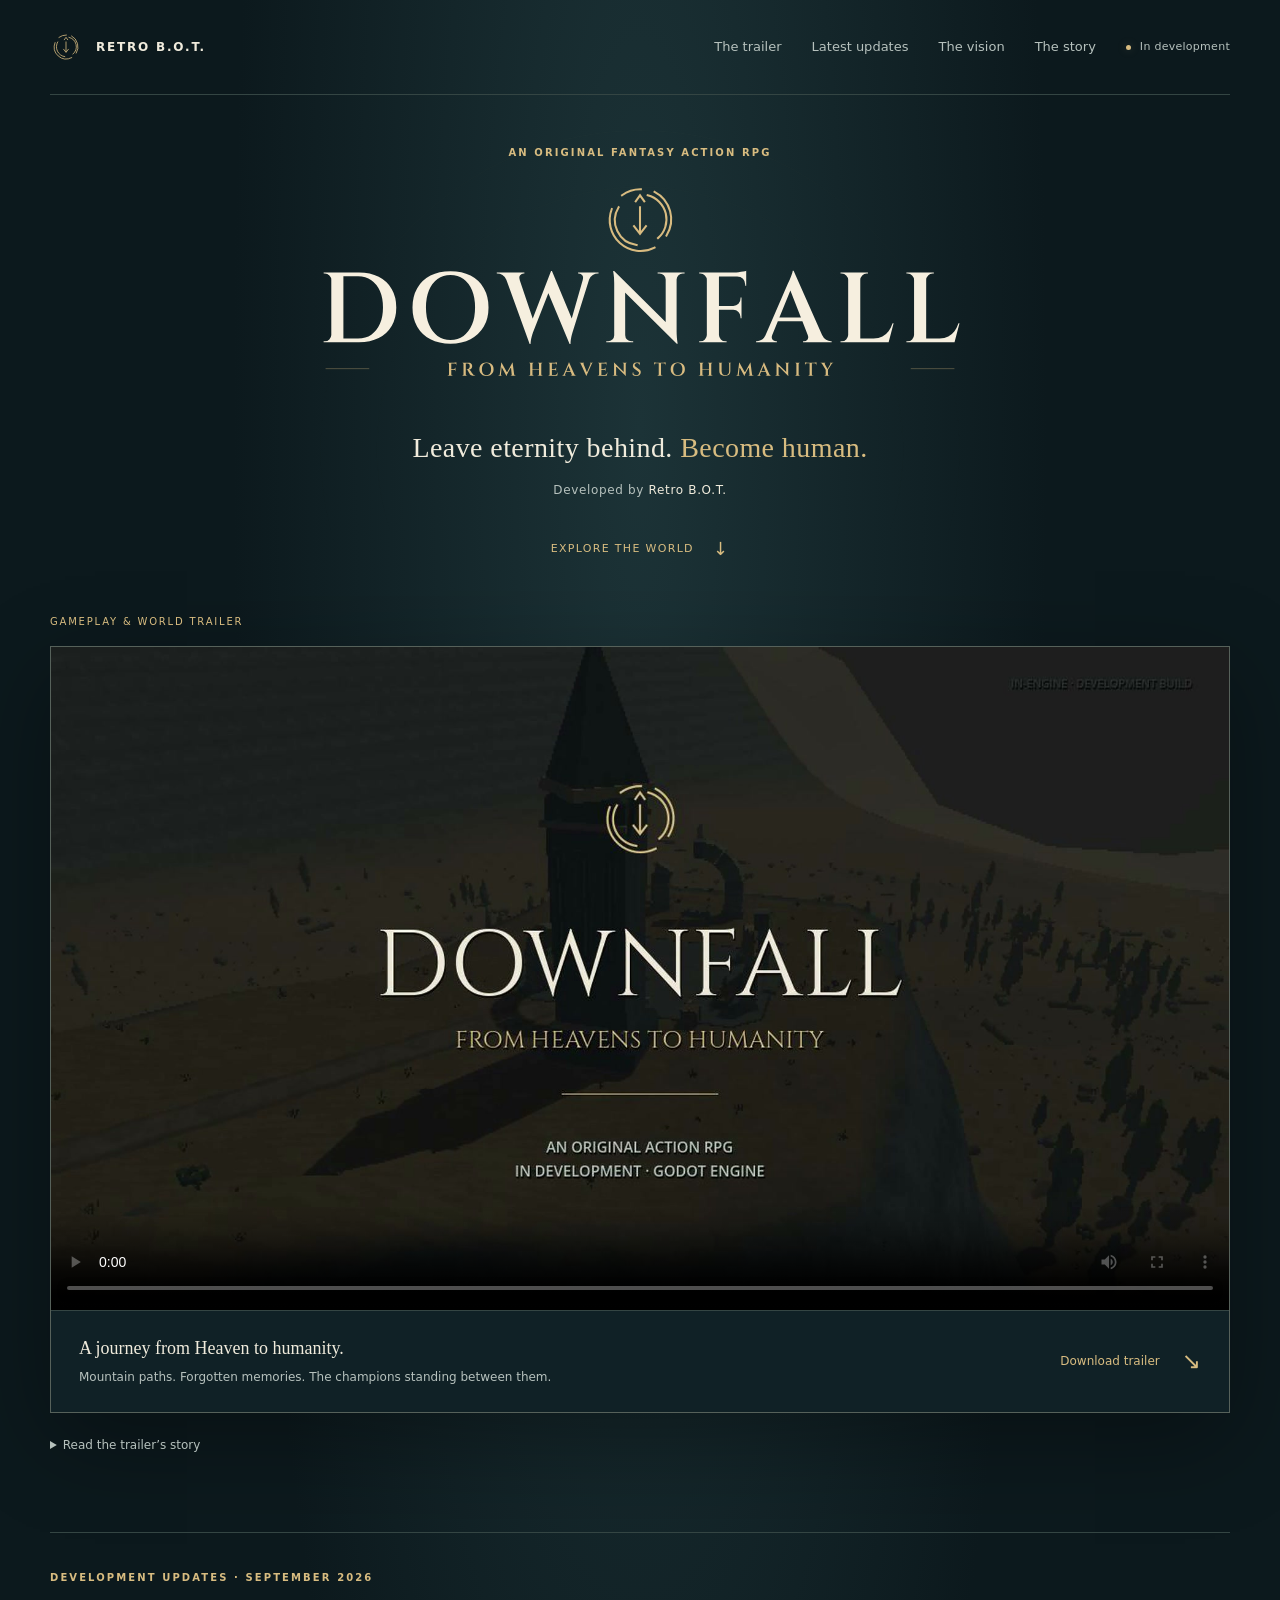
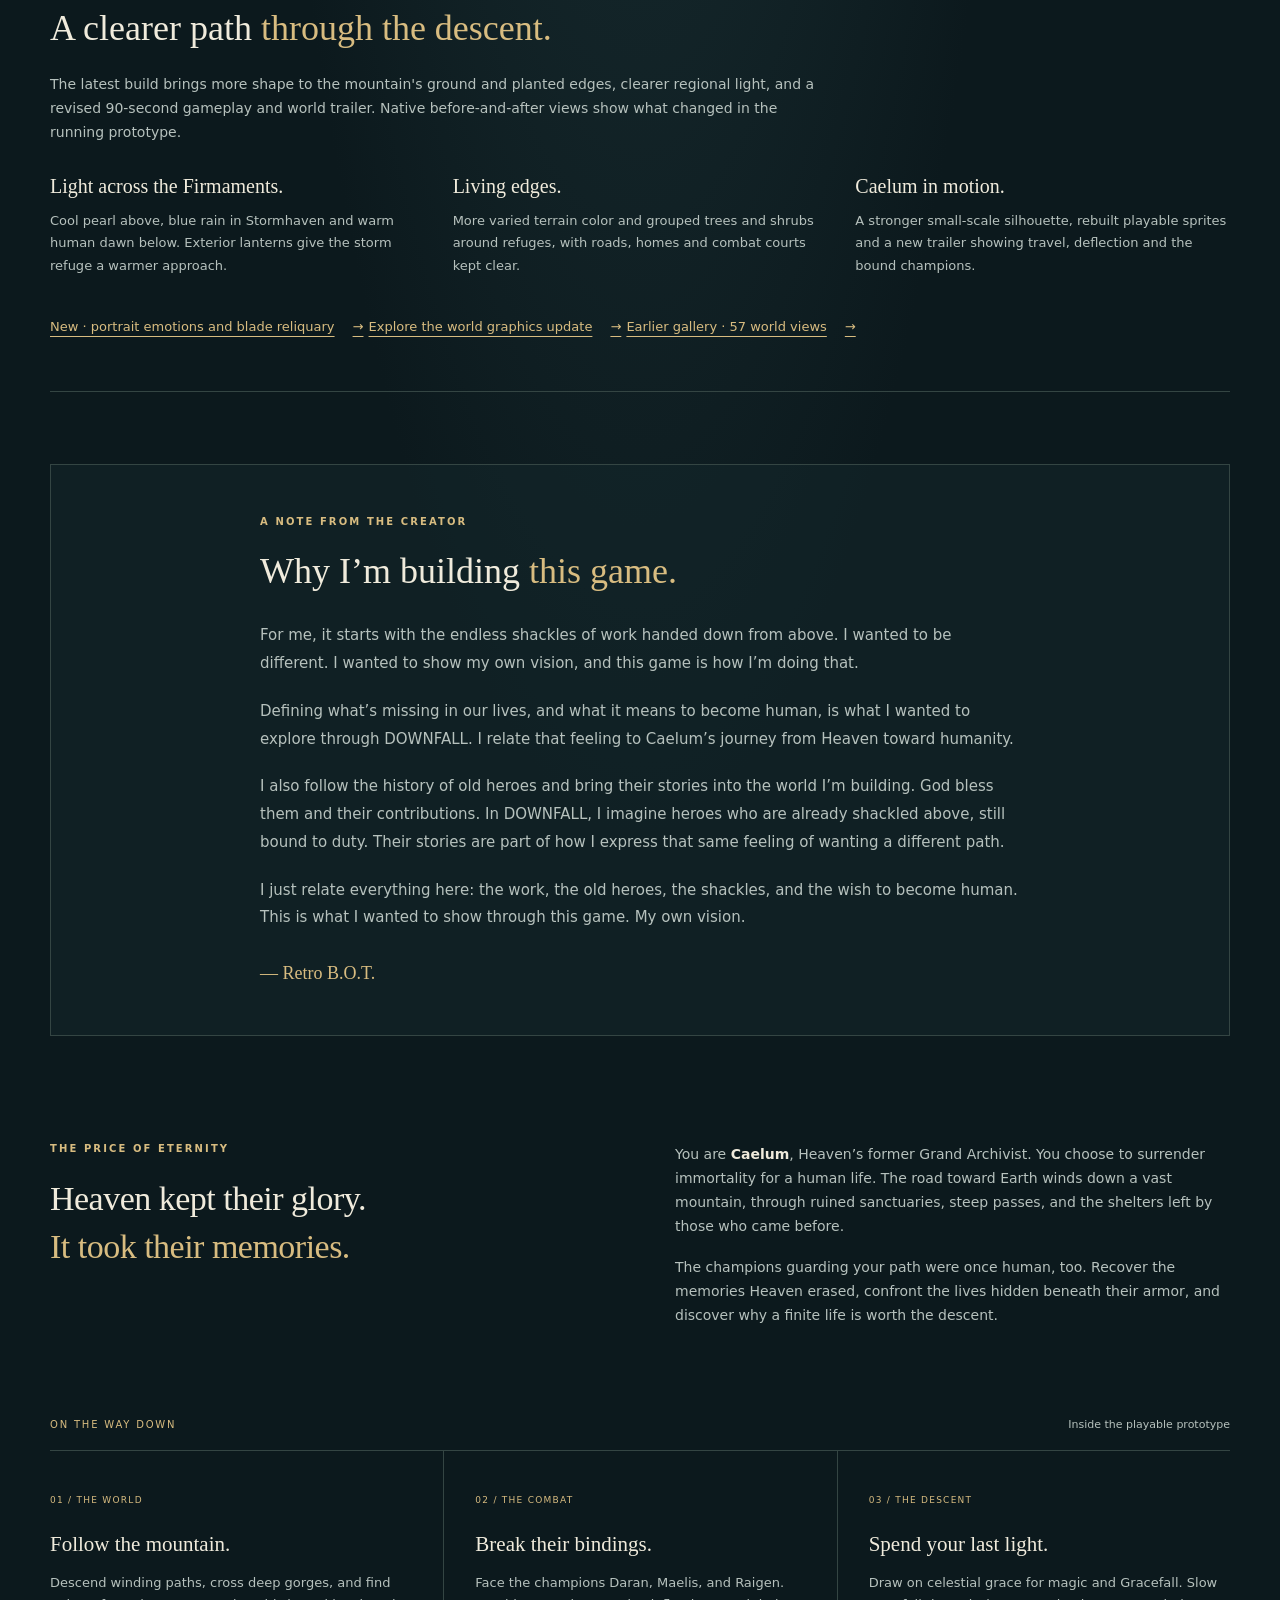
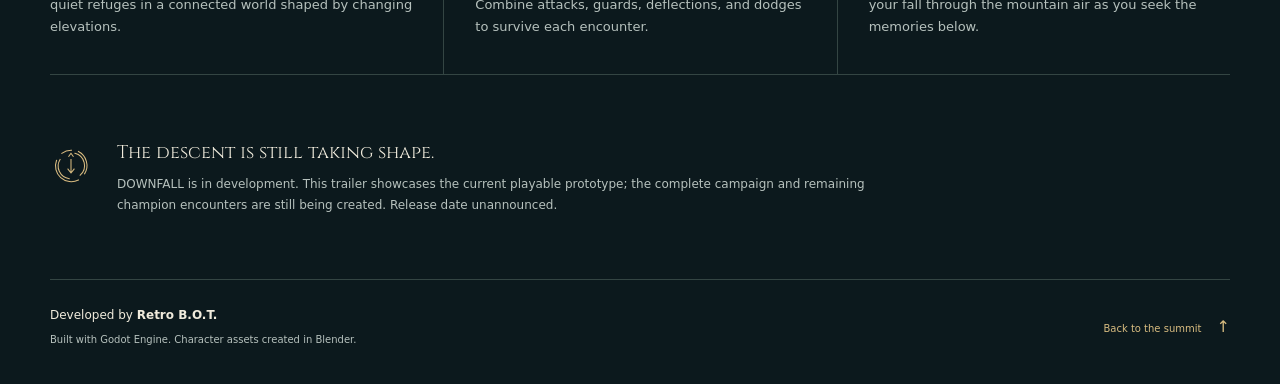
<file: index.html>
<!doctype html>
<html lang="en">
<head>
  <meta charset="utf-8">
  <meta name="viewport" content="width=device-width, initial-scale=1">
  <meta name="color-scheme" content="dark">
  <meta name="theme-color" content="#0c191d">
  <meta name="description" content="Discover DOWNFALL: From Heavens to Humanity, an original fantasy action RPG developed by Retro B.O.T. Watch the trailer, explore the latest world updates, and discover the personal vision behind the game.">
  <meta property="og:type" content="website">
  <meta property="og:title" content="DOWNFALL: From Heavens to Humanity">
  <meta property="og:description" content="A personal vision of duty, freedom, memory, and becoming human. Discover DOWNFALL, developed by Retro B.O.T.">
  <meta property="og:image" content="https://gabmac222.github.io/downfall-from-heavens-to-humanity/assets/poster.jpg?v=3">
  <meta property="og:url" content="https://gabmac222.github.io/downfall-from-heavens-to-humanity/">
  <title>DOWNFALL: From Heavens to Humanity · Retro B.O.T.</title>
  <link rel="icon" href="assets/mark.svg" type="image/svg+xml">
  <link rel="stylesheet" href="style.css">
</head>
<body>
  <a class="skip-link" href="#trailer">Skip to the trailer</a>

  <header class="site-header wrap">
    <a class="brand" href="#home" aria-label="DOWNFALL home">
      <img src="assets/mark.svg" width="32" height="36" alt="">
      <span>RETRO B.O.T.</span>
    </a>
    <nav aria-label="Main navigation">
      <a href="#trailer">The trailer</a>
      <a href="#updates">Latest updates</a>
      <a href="#vision">The vision</a>
      <a href="#story">The story</a>
      <span class="status"><span aria-hidden="true"></span> In development</span>
    </nav>
  </header>

  <main id="home">
    <section class="hero wrap" aria-labelledby="game-title">
      <div class="hero-ornament" aria-hidden="true"></div>
      <p class="eyebrow">An original fantasy action RPG</p>
      <h1 id="game-title"><img class="game-logo" src="assets/logo.svg" width="1200" height="350" alt="DOWNFALL: From Heavens to Humanity"></h1>
      <p class="hero-line">Leave eternity behind. <em>Become human.</em></p>
      <p class="creator">Developed by <strong>Retro B.O.T.</strong></p>
      <a class="hero-link" href="#trailer">Explore the world <span aria-hidden="true">↓</span></a>
    </section>

    <section class="trailer-section wrap" aria-labelledby="trailer-heading">
      <div class="section-label">
        <h2 id="trailer-heading">Gameplay &amp; world trailer</h2>
      </div>
      <figure class="film">
        <video id="trailer" controls playsinline preload="metadata" poster="assets/poster.jpg?v=3" width="1280" height="720" aria-label="DOWNFALL gameplay and world trailer" aria-describedby="film-description">
          <source src="assets/trailer_720p_v4.mp4" type="video/mp4">
          Your browser cannot play this video. <a href="assets/trailer_720p_v4.mp4">Download the trailer</a>.
        </video>
        <figcaption>
          <div>
            <p class="film-title">A journey from Heaven to humanity.</p>
            <p id="film-description">Mountain paths. Forgotten memories. The champions standing between them.</p>
          </div>
          <a class="download" href="assets/trailer_720p_v4.mp4" download="DOWNFALL_Gameplay_World_Trailer_720p.mp4">Download trailer <span aria-hidden="true">↘</span></a>
        </figcaption>
      </figure>
      <details class="transcript">
        <summary>Read the trailer’s story</summary>
        <div class="transcript-content">
          <p>Follow Caelum’s journey through the trailer’s scenes and story titles.</p>
          <ol>
            <li>Mountains and ruined shrines. “Heaven promised eternity.”</li>
            <li>Caelum appears. “Caelum, Heaven’s Archivist, chose a human life.”</li>
            <li>Caelum runs down switchbacks and crosses a mountain gorge. “The way to Earth leads down.”</li>
            <li>A refuge among the slopes, followed by a memory. “Follow the memories Heaven tried to erase.”</li>
            <li>Inkhaven and the bound champions. “Heaven’s champions became its prisoners.”</li>
            <li>Combat with Daran, Maelis, and Raigen.</li>
            <li>Caelum uses Gracefall to slow his descent. “Break their bindings. Spend your last light.”</li>
            <li>The Broken Spires and the lower world. “Leave eternity behind.”</li>
            <li>The Horizon Gate. “Become human.”</li>
            <li>“DOWNFALL: From Heavens to Humanity. An original action RPG. In development · Godot Engine.”</li>
          </ol>
        </div>
      </details>
    </section>

    <section id="updates" class="world-updates wrap" aria-labelledby="updates-heading">
      <p class="eyebrow">Development updates · September 2026</p>
      <h2 id="updates-heading">A clearer path <em>through the descent.</em></h2>
      <p class="updates-intro">The latest build brings more shape to the mountain's ground and planted edges, clearer regional light, and a revised 90-second gameplay and world trailer. Native before-and-after views show what changed in the running prototype.</p>
      <div class="updates-grid">
        <article><h3>Light across the Firmaments.</h3><p>Cool pearl above, blue rain in Stormhaven and warm human dawn below. Exterior lanterns give the storm refuge a warmer approach.</p></article>
        <article><h3>Living edges.</h3><p>More varied terrain color and grouped trees and shrubs around refuges, with roads, homes and combat courts kept clear.</p></article>
        <article><h3>Caelum in motion.</h3><p>A stronger small-scale silhouette, rebuilt playable sprites and a new trailer showing travel, deflection and the bound champions.</p></article>
      </div>
      <a class="updates-link" href="updates/dialogue-and-creatures/">New · portrait emotions and blade reliquary <span aria-hidden="true">→</span></a>
      <a class="updates-link" href="updates/graphics-and-gameplay/">Explore the world graphics update <span aria-hidden="true">→</span></a>
      <a class="updates-link" href="updates/latest-world-update/">Earlier gallery · 57 world views <span aria-hidden="true">→</span></a>
    </section>

    <section id="vision" class="vision wrap" aria-labelledby="vision-heading">
      <div class="vision-content">
        <p class="eyebrow">A note from the creator</p>
        <h2 id="vision-heading">Why I’m building <em>this game.</em></h2>
        <div class="vision-copy">
          <p>For me, it starts with the endless shackles of work handed down from above. I wanted to be different. I wanted to show my own vision, and this game is how I’m doing that.</p>
          <p>Defining what’s missing in our lives, and what it means to become human, is what I wanted to explore through DOWNFALL. I relate that feeling to Caelum’s journey from Heaven toward humanity.</p>
          <p>I also follow the history of old heroes and bring their stories into the world I’m building. God bless them and their contributions. In DOWNFALL, I imagine heroes who are already shackled above, still bound to duty. Their stories are part of how I express that same feeling of wanting a different path.</p>
          <p>I just relate everything here: the work, the old heroes, the shackles, and the wish to become human. This is what I wanted to show through this game. My own vision.</p>
        </div>
        <p class="signature">— Retro B.O.T.</p>
      </div>
    </section>

    <section id="story" class="story wrap" aria-labelledby="story-heading">
      <div class="story-intro">
        <p class="eyebrow">The price of eternity</p>
        <h2 id="story-heading">Heaven kept their glory.<br><em>It took their memories.</em></h2>
      </div>
      <div class="story-copy">
        <p>You are <strong>Caelum</strong>, Heaven’s former Grand Archivist. You choose to surrender immortality for a human life. The road toward Earth winds down a vast mountain, through ruined sanctuaries, steep passes, and the shelters left by those who came before.</p>
        <p>The champions guarding your path were once human, too. Recover the memories Heaven erased, confront the lives hidden beneath their armor, and discover why a finite life is worth the descent.</p>
      </div>
    </section>

    <section class="journey wrap" aria-labelledby="journey-heading">
      <div class="section-label">
        <h2 id="journey-heading">On the way down</h2>
        <span>Inside the playable prototype</span>
      </div>
      <div class="features">
        <article>
          <span class="feature-number" aria-hidden="true">01 / THE WORLD</span>
          <h3>Follow the mountain.</h3>
          <p>Descend winding paths, cross deep gorges, and find quiet refuges in a connected world shaped by changing elevations.</p>
        </article>
        <article>
          <span class="feature-number" aria-hidden="true">02 / THE COMBAT</span>
          <h3>Break their bindings.</h3>
          <p>Face the champions Daran, Maelis, and Raigen. Combine attacks, guards, deflections, and dodges to survive each encounter.</p>
        </article>
        <article>
          <span class="feature-number" aria-hidden="true">03 / THE DESCENT</span>
          <h3>Spend your last light.</h3>
          <p>Draw on celestial grace for magic and Gracefall. Slow your fall through the mountain air as you seek the memories below.</p>
        </article>
      </div>
    </section>

    <section class="development wrap" aria-labelledby="development-heading">
      <img src="assets/mark.svg" width="42" height="48" alt="" loading="lazy">
      <div>
        <h2 id="development-heading">The descent is still taking shape.</h2>
        <p>DOWNFALL is in development. This trailer showcases the current playable prototype; the complete campaign and remaining champion encounters are still being created. Release date unannounced.</p>
      </div>
    </section>
  </main>

  <footer class="site-footer wrap">
    <div><p class="footer-credit">Developed by <strong>Retro B.O.T.</strong></p><p>Built with Godot Engine. Character assets created in Blender.</p></div>
    <a href="#home">Back to the summit <span aria-hidden="true">↑</span></a>
  </footer>
</body>
</html>
</file>
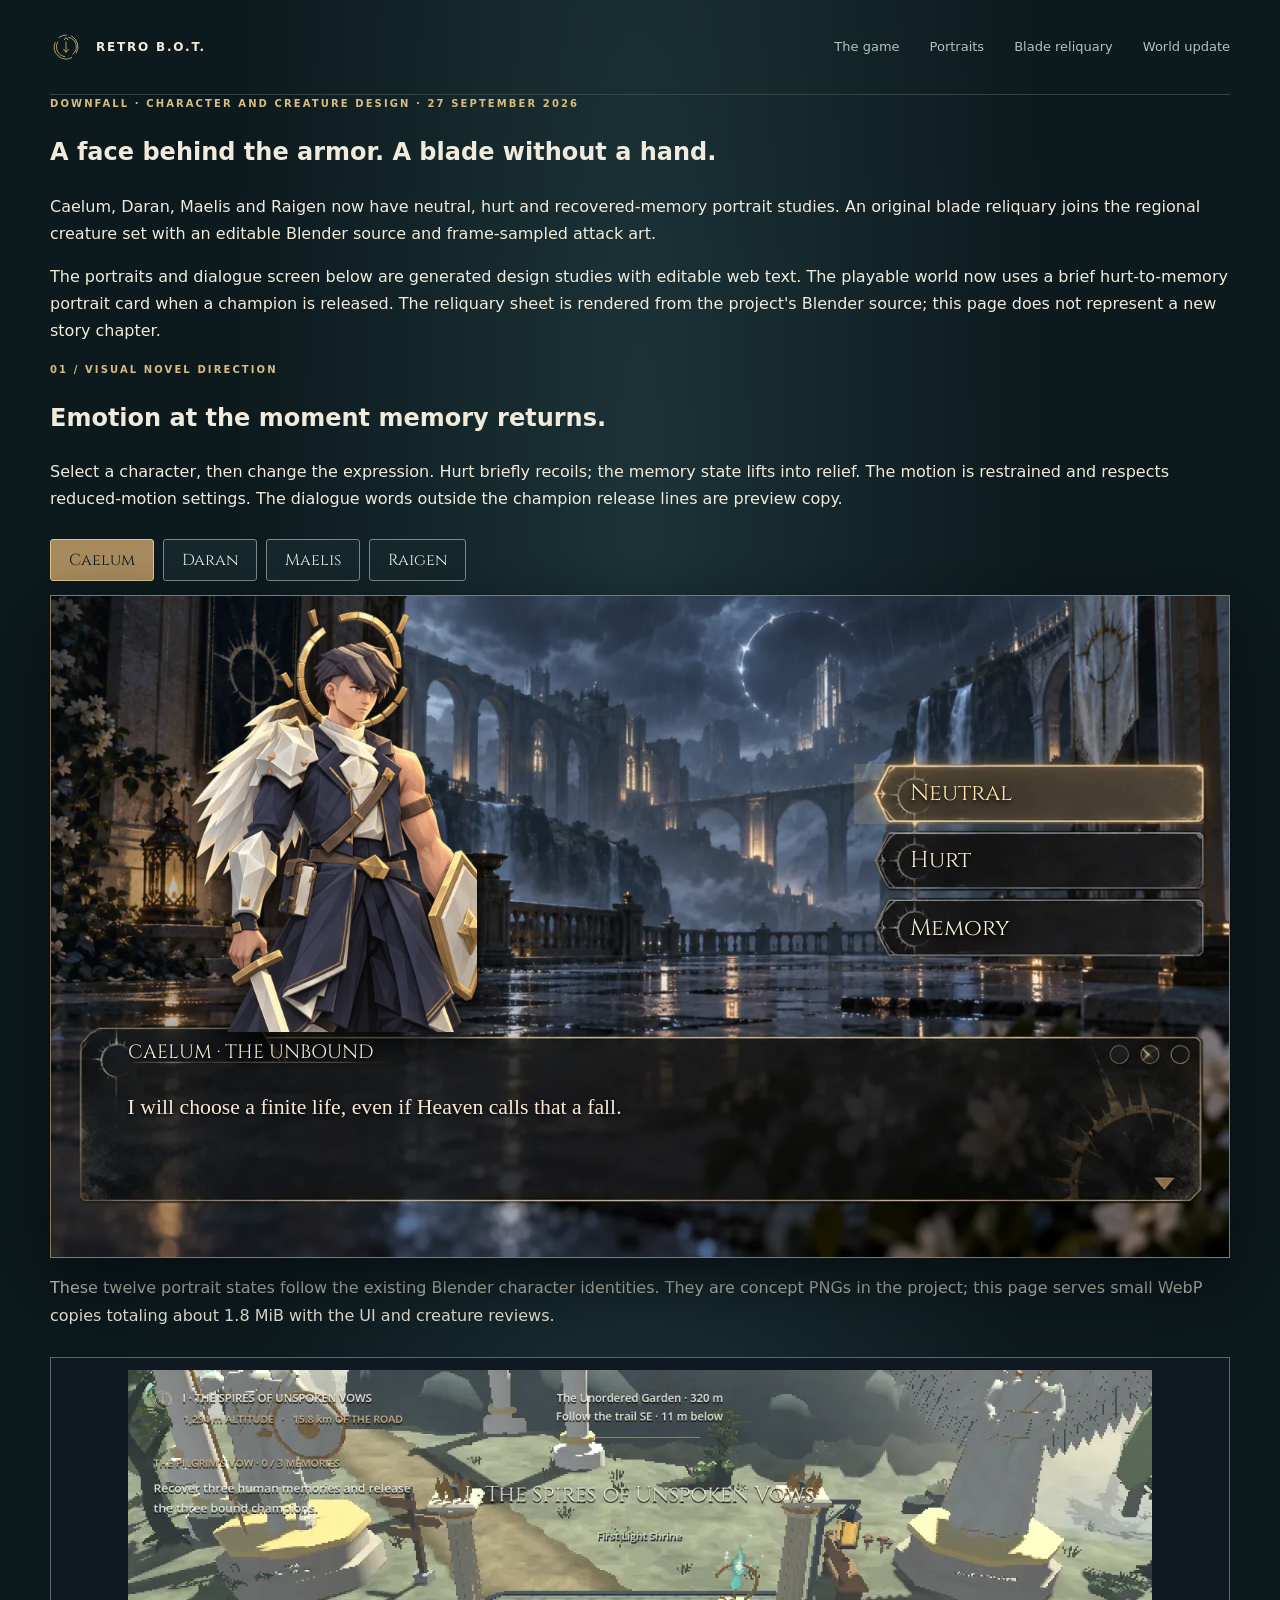
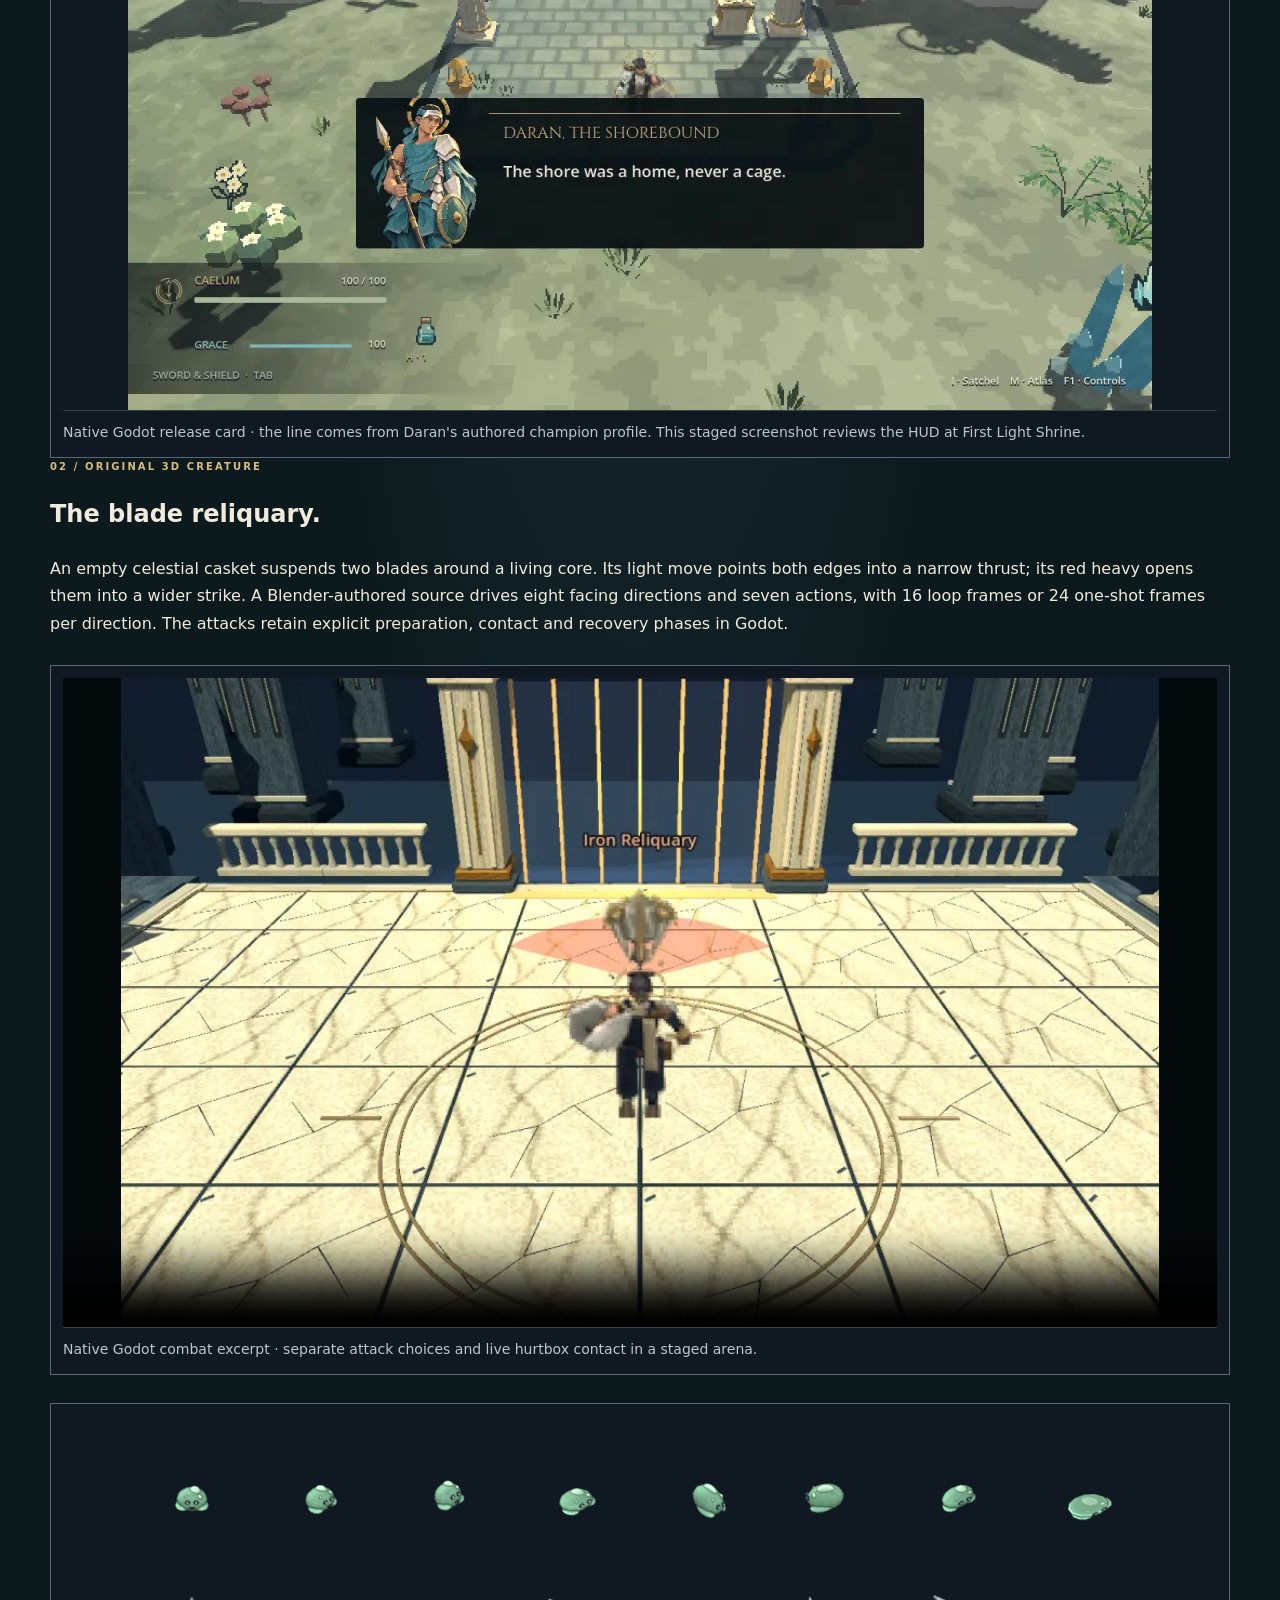
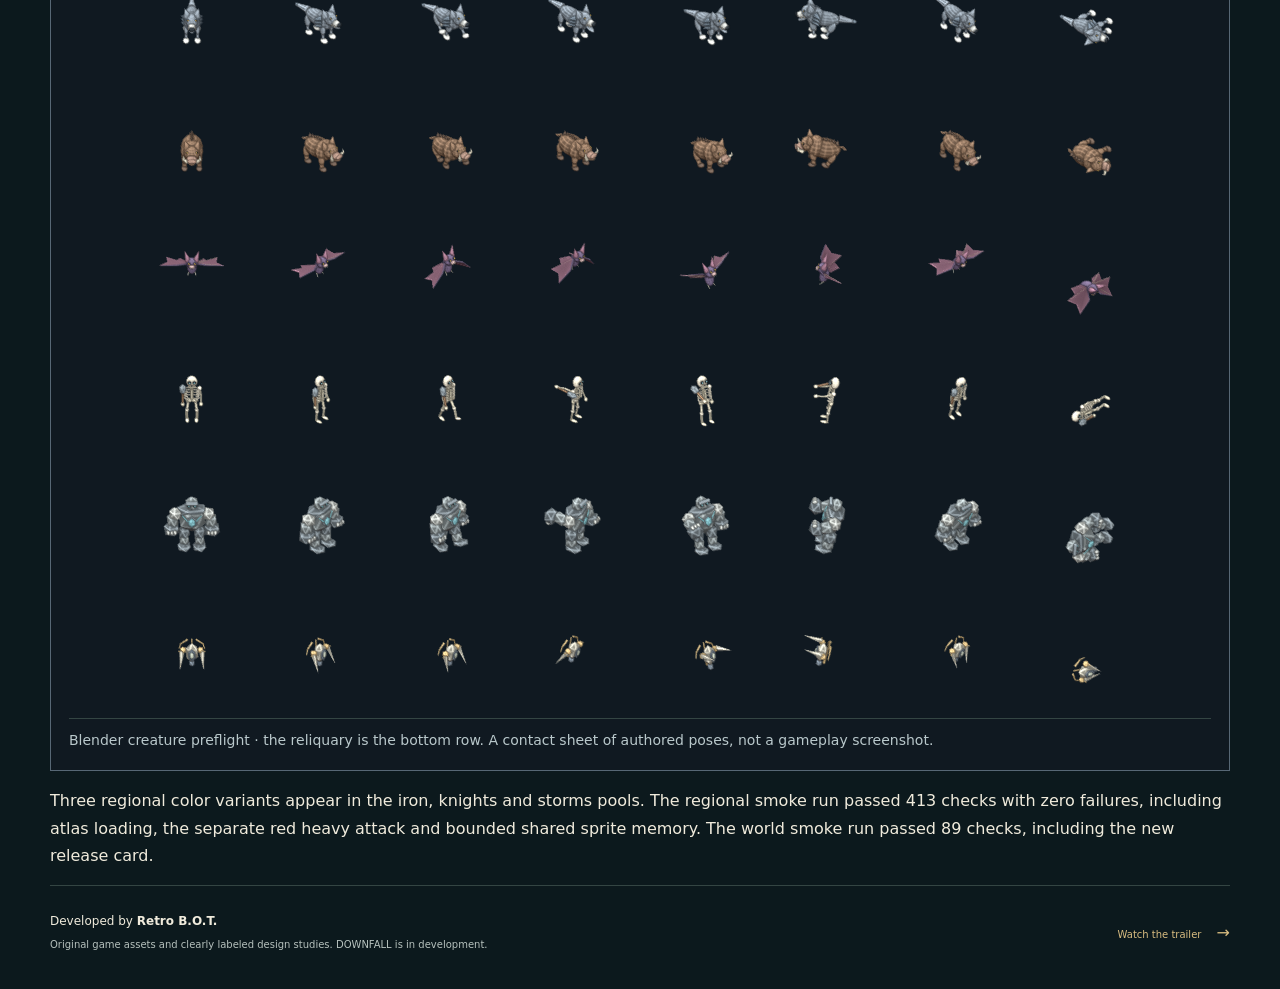
<file: updates/dialogue-and-creatures/index.html>
<!doctype html>
<html lang="en">
<head>
  <meta charset="utf-8">
  <meta name="viewport" content="width=device-width, initial-scale=1">
  <meta name="color-scheme" content="dark">
  <meta name="theme-color" content="#101923">
  <meta name="description" content="Explore new DOWNFALL visual novel portrait expressions and an original Blender-built blade reliquary creature.">
  <title>Voices and creatures · DOWNFALL update</title>
  <link rel="icon" href="../../assets/mark.svg" type="image/svg+xml">
  <link rel="stylesheet" href="../../style.css">
  <link rel="stylesheet" href="dialogue.css">
</head>
<body>
  <a class="skip-link" href="#update-heading">Skip to the update</a>
  <header class="site-header wrap">
    <a class="brand" href="../../index.html" aria-label="DOWNFALL home"><img src="../../assets/mark.svg" width="32" height="36" alt=""><span>RETRO B.O.T.</span></a>
    <nav aria-label="Main navigation"><a href="../../index.html">The game</a><a href="#portraits">Portraits</a><a href="#reliquary">Blade reliquary</a><a href="../graphics-and-gameplay/">World update</a></nav>
  </header>
  <main class="wrap">
    <section class="update-intro" aria-labelledby="update-heading">
      <p class="eyebrow">DOWNFALL · Character and creature design · <time datetime="2026-09-27">27 September 2026</time></p>
      <h1 id="update-heading">A face behind the armor. A blade without a hand.</h1>
      <p class="lead">Caelum, Daran, Maelis and Raigen now have neutral, hurt and recovered-memory portrait studies. An original blade reliquary joins the regional creature set with an editable Blender source and frame-sampled attack art.</p>
      <p class="update-note">The portraits and dialogue screen below are generated design studies with editable web text. The playable world now uses a brief hurt-to-memory portrait card when a champion is released. The reliquary sheet is rendered from the project's Blender source; this page does not represent a new story chapter.</p>
    </section>

    <section id="portraits" class="update-section" aria-labelledby="portrait-heading">
      <p class="eyebrow">01 / Visual novel direction</p>
      <h2 id="portrait-heading">Emotion at the moment memory returns.</h2>
      <p class="section-copy">Select a character, then change the expression. Hurt briefly recoils; the memory state lifts into relief. The motion is restrained and respects reduced-motion settings. The dialogue words outside the champion release lines are preview copy.</p>
      <div class="cast-switch" role="group" aria-label="Choose a character">
        <button type="button" data-character="caelum" aria-pressed="true">Caelum</button>
        <button type="button" data-character="daran" aria-pressed="false">Daran</button>
        <button type="button" data-character="maelis" aria-pressed="false">Maelis</button>
        <button type="button" data-character="raigen" aria-pressed="false">Raigen</button>
      </div>
      <div class="novel-screen">
        <img id="portrait" class="portrait" src="images/caelum_vn.webp" width="768" height="1152" alt="Caelum, neutral expression">
        <div class="expression-switch" role="group" aria-label="Choose an expression">
          <button type="button" data-expression="vn" aria-pressed="true">Neutral</button>
          <button type="button" data-expression="hurt" aria-pressed="false">Hurt</button>
          <button type="button" data-expression="memory" aria-pressed="false">Memory</button>
        </div>
        <p id="speaker" class="speaker">CAELUM · THE UNBOUND</p>
        <p id="dialogue" class="dialogue" aria-live="polite">I will choose a finite life, even if Heaven calls that a fall.</p>
      </div>
      <p class="update-note">These twelve portrait states follow the existing Blender character identities. They are concept PNGs in the project; this page serves small WebP copies totaling about 1.8 MiB with the UI and creature reviews.</p>
      <figure class="gameplay-clip"><img loading="lazy" src="images/release_card_native.webp" width="1024" height="640" alt="Native Godot world screenshot showing Daran's recovered-memory portrait and release line in a dark dialogue card"><figcaption>Native Godot release card · the line comes from Daran's authored champion profile. This staged screenshot reviews the HUD at First Light Shrine.</figcaption></figure>
    </section>

    <section id="reliquary" class="update-section" aria-labelledby="reliquary-heading">
      <p class="eyebrow">02 / Original 3D creature</p>
      <h2 id="reliquary-heading">The blade reliquary.</h2>
      <p class="section-copy">An empty celestial casket suspends two blades around a living core. Its light move points both edges into a narrow thrust; its red heavy opens them into a wider strike. A Blender-authored source drives eight facing directions and seven actions, with 16 loop frames or 24 one-shot frames per direction. The attacks retain explicit preparation, contact and recovery phases in Godot.</p>
      <figure class="gameplay-clip"><video controls playsinline preload="none" poster="images/reliquary_gameplay.webp" width="960" height="600" aria-label="Six-second native Godot excerpt showing the reliquary thrust, red heavy attack and Caelum's response"><source src="reliquary_gameplay.mp4" type="video/mp4">Open the <a href="reliquary_gameplay.mp4">gameplay excerpt</a>.</video><figcaption>Native Godot combat excerpt · separate attack choices and live hurtbox contact in a staged arena.</figcaption></figure>
      <figure class="creature-sheet"><img loading="lazy" src="images/monster_preflight.webp" width="1024" height="896" alt="Blender preflight contact sheet: six existing creatures and a new gold and ivory blade reliquary, each shown in eight motion samples"><figcaption>Blender creature preflight · the reliquary is the bottom row. A contact sheet of authored poses, not a gameplay screenshot.</figcaption></figure>
      <p class="update-note">Three regional color variants appear in the iron, knights and storms pools. The regional smoke run passed 413 checks with zero failures, including atlas loading, the separate red heavy attack and bounded shared sprite memory. The world smoke run passed 89 checks, including the new release card.</p>
    </section>
  </main>
  <footer class="site-footer wrap"><div><p class="footer-credit">Developed by <strong>Retro B.O.T.</strong></p><p>Original game assets and clearly labeled design studies. DOWNFALL is in development.</p></div><a href="../../index.html#trailer">Watch the trailer <span aria-hidden="true">→</span></a></footer>
  <script>
    const cast = {
      caelum: {name:"CAELUM · THE UNBOUND", lines:{vn:"I will choose a finite life, even if Heaven calls that a fall.",hurt:"The wound is mine. So is the choice to keep going.",memory:"A small act of care can outlast a decree."}},
      daran: {name:"DARAN · THE SHOREBOUND", lines:{vn:"I was told to keep this road empty.",hurt:"I remember boats below, but I cannot remember who ordered me to turn them back.",memory:"The shore was a home, never a cage."}},
      maelis: {name:"MAELIS · THE CINDERED STANDARD", lines:{vn:"The standard tells them where to stand.",hurt:"I can still hear the child at the wall.",memory:"The banner showed a way. It never had the right to choose it."}},
      raigen: {name:"RAIGEN · THE SLUICE MARSHAL", lines:{vn:"A wall can hold the flood. Can it hold the living?",hurt:"I remember workers opening the gate.",memory:"A wall that traps the living has failed. Leave one channel open."}}
    };
    let character="caelum", expression="vn";
    const portrait=document.getElementById("portrait"), speaker=document.getElementById("speaker"), dialogue=document.getElementById("dialogue");
    function render(){portrait.src=`images/${character}_${expression}.webp`;portrait.alt=`${character}, ${expression==="vn"?"neutral":expression} expression`;portrait.dataset.expression="";void portrait.offsetWidth;portrait.dataset.expression=expression;speaker.textContent=cast[character].name;dialogue.textContent=cast[character].lines[expression];document.querySelectorAll("[data-character]").forEach(button=>button.setAttribute("aria-pressed",String(button.dataset.character===character)));document.querySelectorAll("[data-expression]").forEach(button=>button.setAttribute("aria-pressed",String(button.dataset.expression===expression)))}
    document.querySelectorAll("[data-character]").forEach(button=>button.addEventListener("click",()=>{character=button.dataset.character;expression="vn";render()}));
    document.querySelectorAll("[data-expression]").forEach(button=>button.addEventListener("click",()=>{expression=button.dataset.expression;render()}));
  </script>
</body>
</html>
</file>
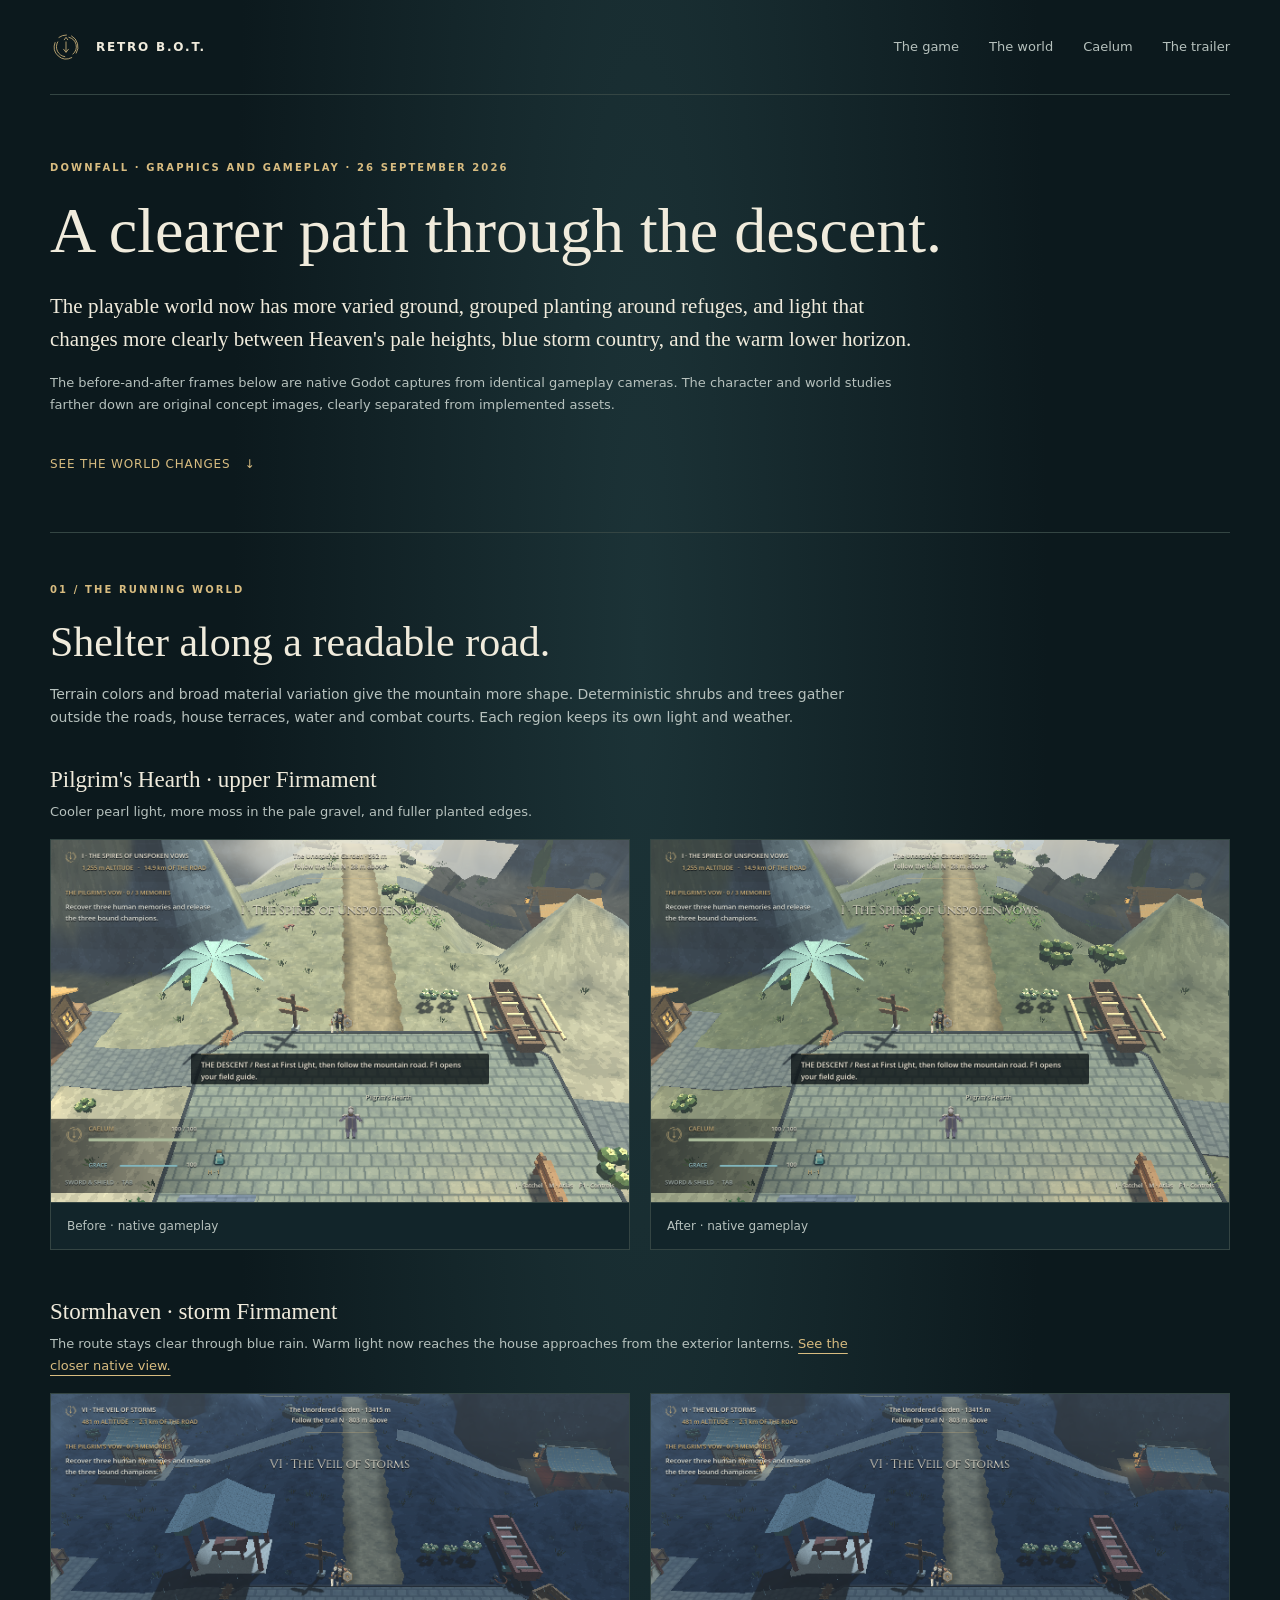
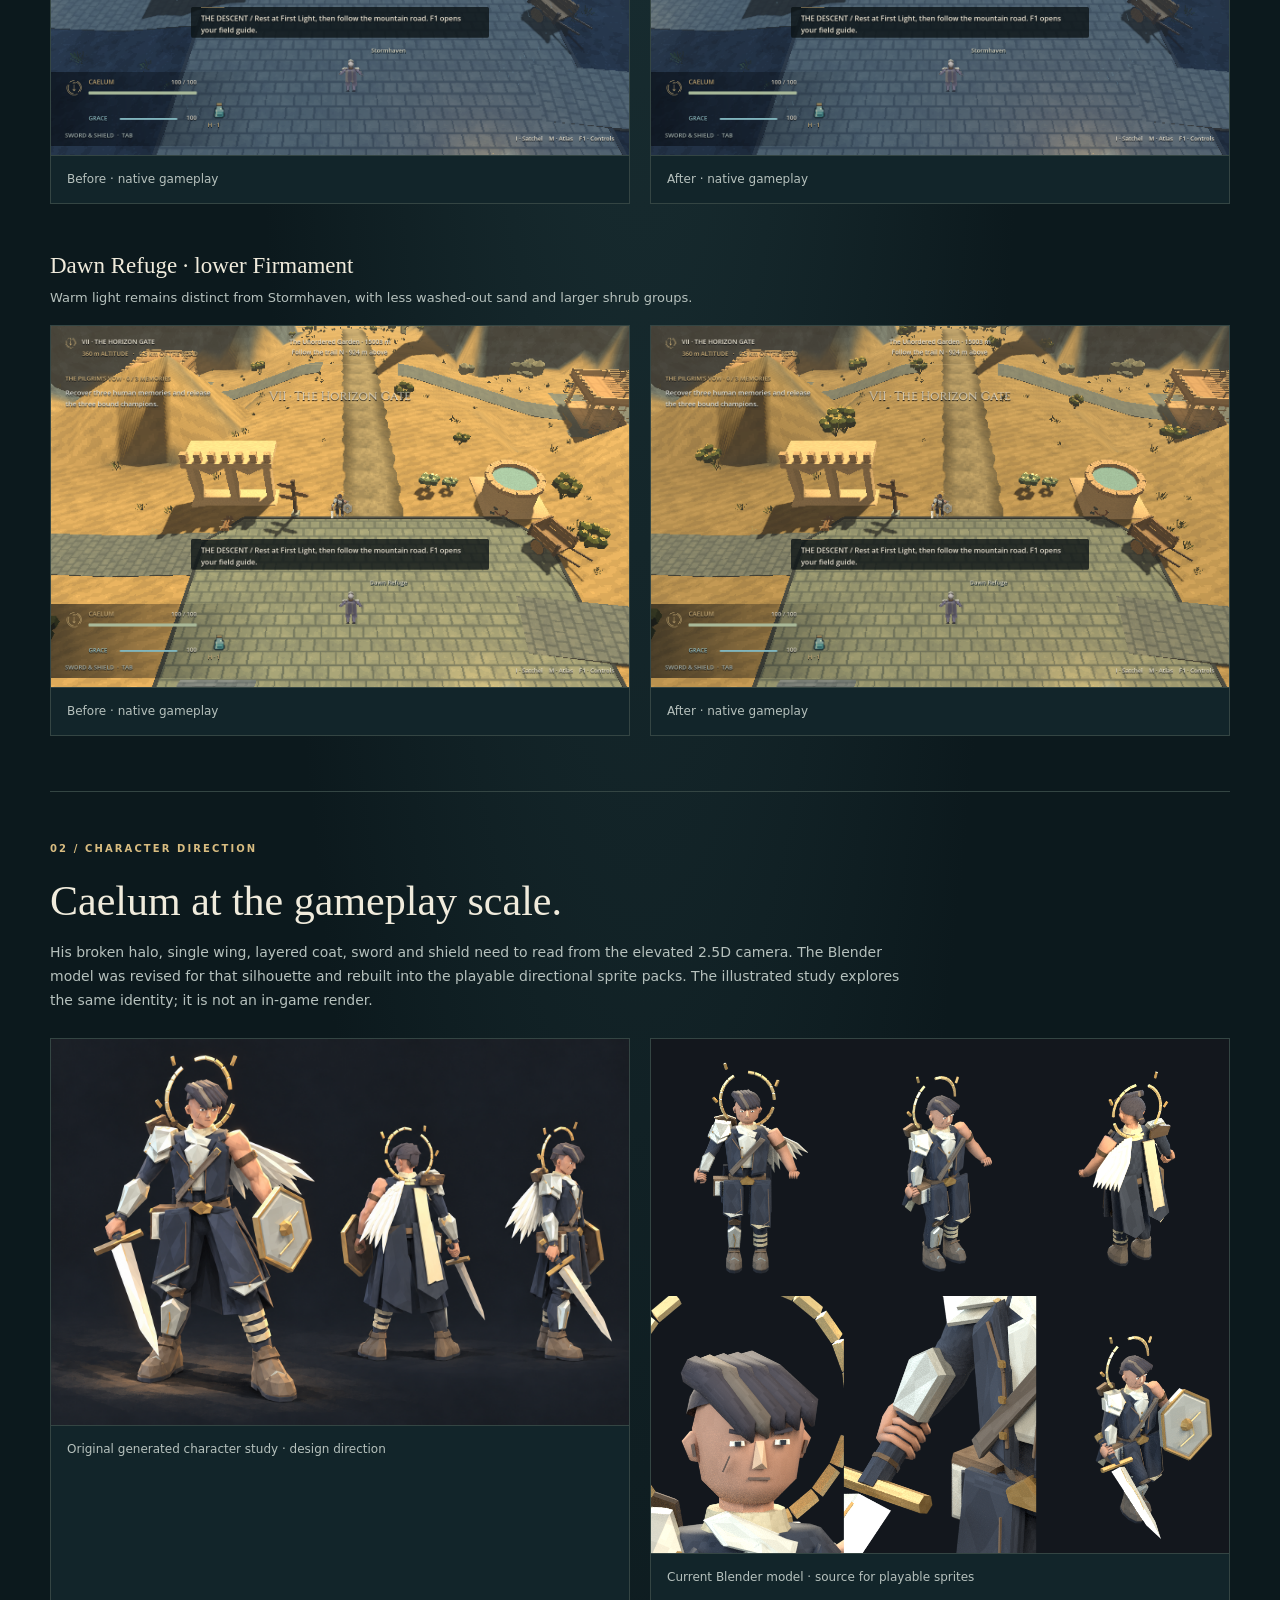
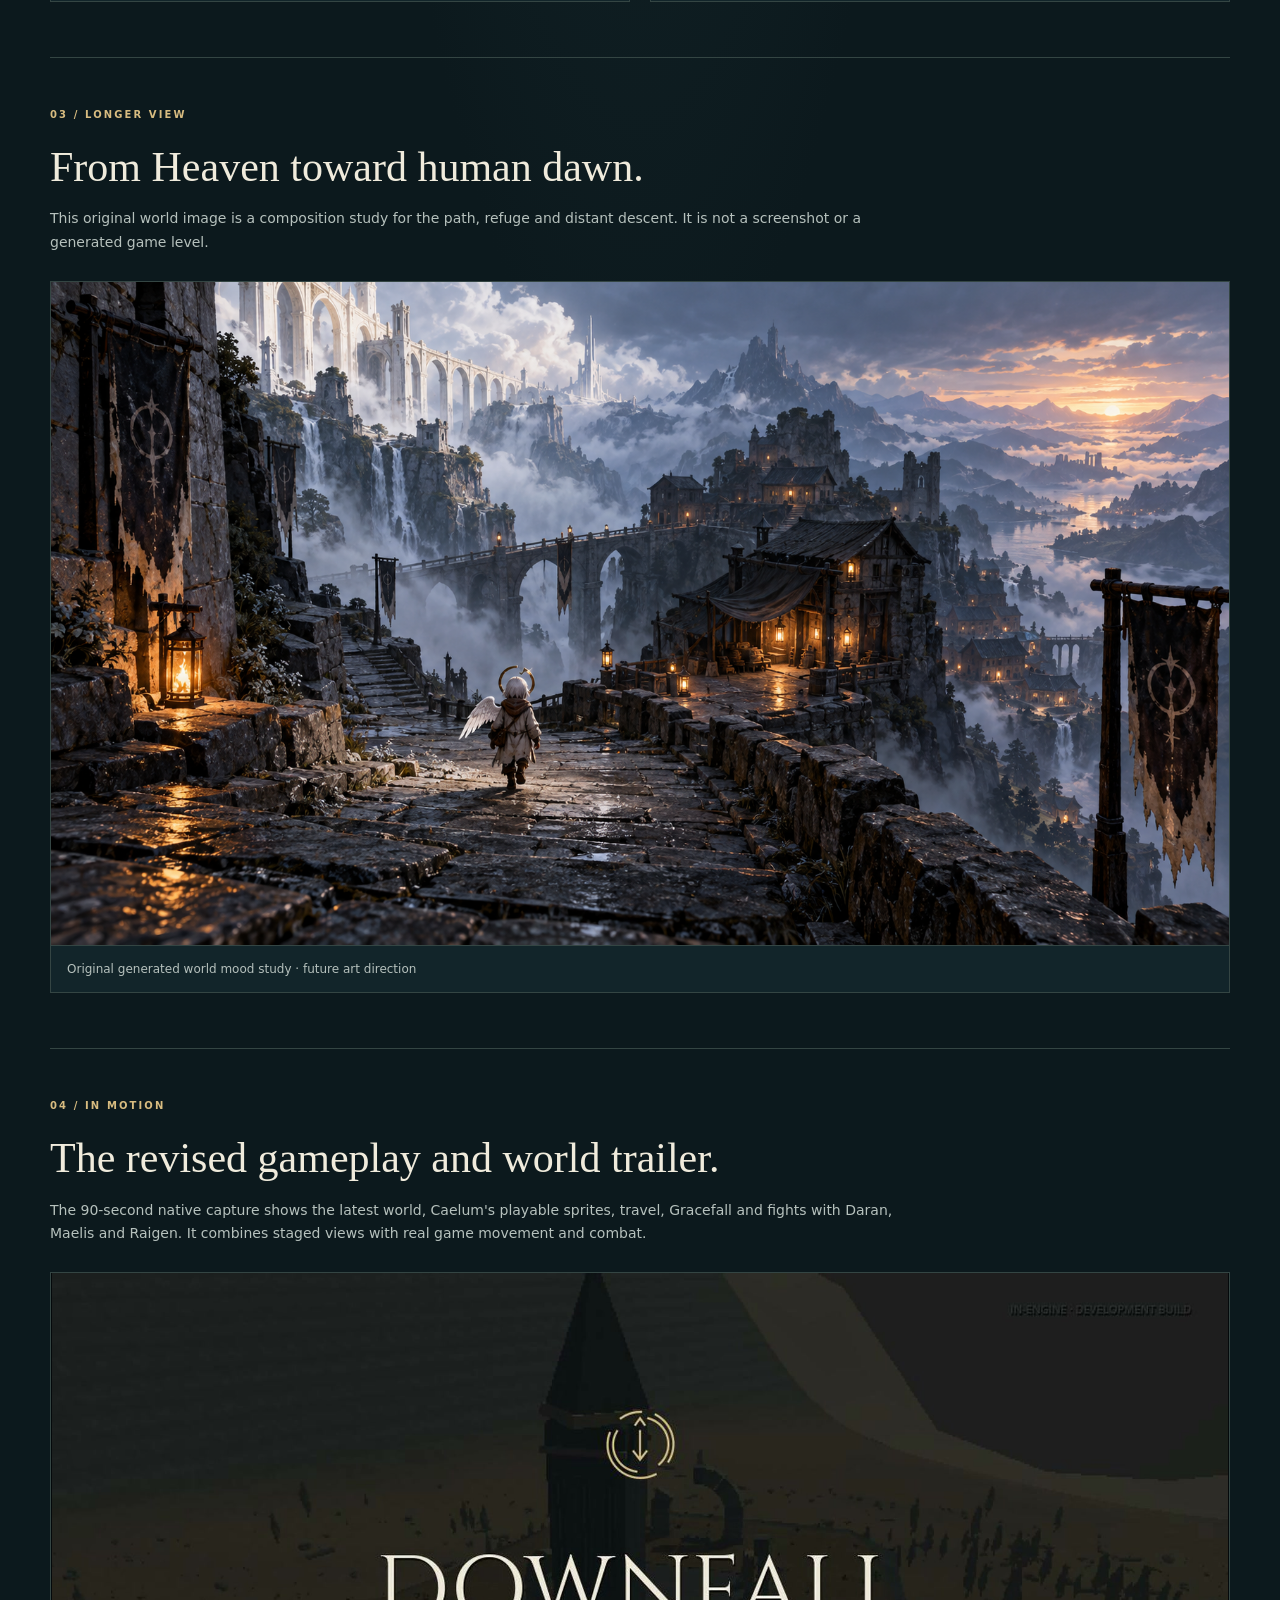
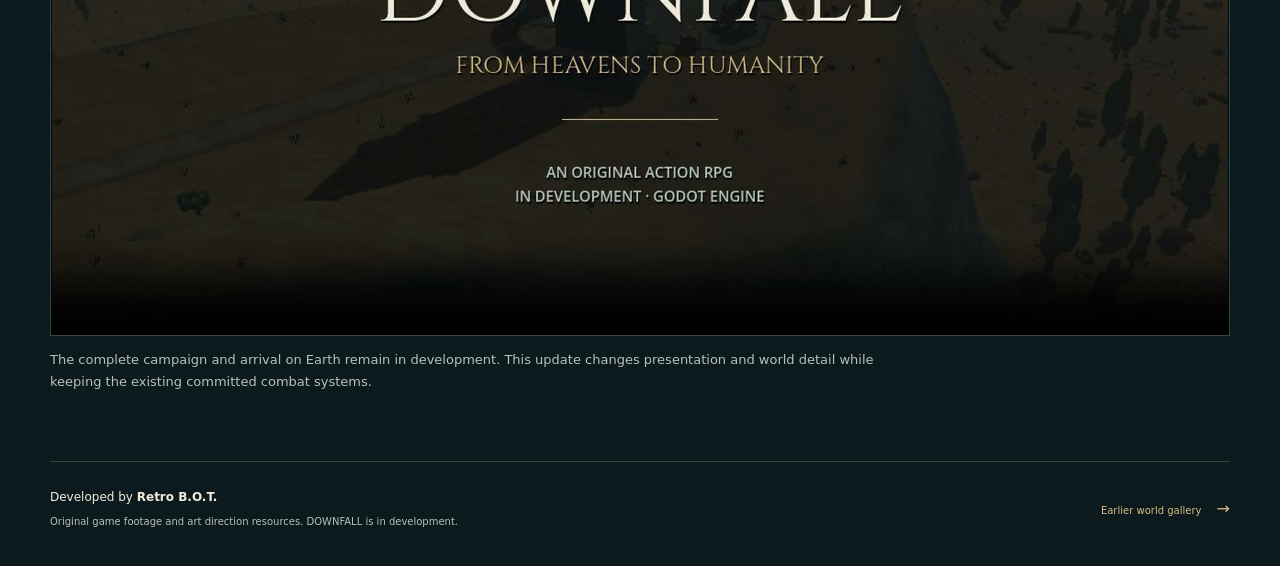
<file: updates/graphics-and-gameplay/index.html>
<!doctype html>
<html lang="en">
<head>
  <meta charset="utf-8">
  <meta name="viewport" content="width=device-width, initial-scale=1">
  <meta name="color-scheme" content="dark">
  <meta name="theme-color" content="#0c191d">
  <meta name="description" content="Explore DOWNFALL's September 2026 graphics and gameplay update: native before-and-after world captures, Caelum character studies, and the revised trailer.">
  <title>A clearer descent · DOWNFALL update</title>
  <link rel="icon" href="../../assets/mark.svg" type="image/svg+xml">
  <link rel="stylesheet" href="../../style.css">
  <link rel="stylesheet" href="graphics.css">
</head>
<body>
  <a class="skip-link" href="#update-heading">Skip to the update</a>
  <header class="site-header wrap">
    <a class="brand" href="../../index.html" aria-label="DOWNFALL home"><img src="../../assets/mark.svg" width="32" height="36" alt=""><span>RETRO B.O.T.</span></a>
    <nav aria-label="Main navigation"><a href="../../index.html">The game</a><a href="#world">The world</a><a href="#character">Caelum</a><a href="#trailer">The trailer</a></nav>
  </header>

  <main class="wrap">
    <section class="update-intro" aria-labelledby="update-heading">
      <p class="eyebrow">DOWNFALL · Graphics and gameplay · <time datetime="2026-09-26">26 September 2026</time></p>
      <h1 id="update-heading">A clearer path through the descent.</h1>
      <p class="lead">The playable world now has more varied ground, grouped planting around refuges, and light that changes more clearly between Heaven's pale heights, blue storm country, and the warm lower horizon.</p>
      <p class="update-note">The before-and-after frames below are native Godot captures from identical gameplay cameras. The character and world studies farther down are original concept images, clearly separated from implemented assets.</p>
      <a class="update-cta" href="#world">See the world changes <span aria-hidden="true">↓</span></a>
    </section>

    <section id="world" class="update-section" aria-labelledby="world-heading">
      <p class="eyebrow">01 / The running world</p>
      <h2 id="world-heading">Shelter along a readable road.</h2>
      <p class="section-copy">Terrain colors and broad material variation give the mountain more shape. Deterministic shrubs and trees gather outside the roads, house terraces, water and combat courts. Each region keeps its own light and weather.</p>

      <article class="region" aria-labelledby="vows-heading">
        <h3 id="vows-heading">Pilgrim's Hearth · upper Firmament</h3>
        <p>Cooler pearl light, more moss in the pale gravel, and fuller planted edges.</p>
        <div class="comparison">
          <figure><a href="images/before_pilgrim_hearth.png"><img src="images/before_pilgrim_hearth.png" alt="Earlier native gameplay view of Pilgrim's Hearth with pale terrain and sparse shrubs" width="1280" height="800"></a><figcaption>Before · native gameplay</figcaption></figure>
          <figure><a href="images/after_pilgrim_hearth.png"><img src="images/after_pilgrim_hearth.png" alt="Revised native gameplay view of Pilgrim's Hearth with cooler ground and grouped shrubs" width="1280" height="800"></a><figcaption>After · native gameplay</figcaption></figure>
        </div>
      </article>

      <article class="region" aria-labelledby="storms-heading">
        <h3 id="storms-heading">Stormhaven · storm Firmament</h3>
        <p>The route stays clear through blue rain. Warm light now reaches the house approaches from the exterior lanterns. <a href="images/after_stormhaven_lamps.png">See the closer native view.</a></p>
        <div class="comparison">
          <figure><a href="images/before_stormhaven.png"><img loading="lazy" src="images/before_stormhaven.png" alt="Earlier native gameplay view of Stormhaven's blue rainy refuge" width="1280" height="800"></a><figcaption>Before · native gameplay</figcaption></figure>
          <figure><a href="images/after_stormhaven.png"><img loading="lazy" src="images/after_stormhaven.png" alt="Revised native gameplay view of Stormhaven with exterior house lantern lighting" width="1280" height="800"></a><figcaption>After · native gameplay</figcaption></figure>
        </div>
      </article>

      <article class="region" aria-labelledby="dawn-heading">
        <h3 id="dawn-heading">Dawn Refuge · lower Firmament</h3>
        <p>Warm light remains distinct from Stormhaven, with less washed-out sand and larger shrub groups.</p>
        <div class="comparison">
          <figure><a href="images/before_dawn_refuge.png"><img loading="lazy" src="images/before_dawn_refuge.png" alt="Earlier native gameplay view of Dawn Refuge's open gold terrain" width="1280" height="800"></a><figcaption>Before · native gameplay</figcaption></figure>
          <figure><a href="images/after_dawn_refuge.png"><img loading="lazy" src="images/after_dawn_refuge.png" alt="Revised native gameplay view of Dawn Refuge with more varied warm ground and planted edges" width="1280" height="800"></a><figcaption>After · native gameplay</figcaption></figure>
        </div>
      </article>
    </section>

    <section id="character" class="update-section" aria-labelledby="character-heading">
      <p class="eyebrow">02 / Character direction</p>
      <h2 id="character-heading">Caelum at the gameplay scale.</h2>
      <p class="section-copy">His broken halo, single wing, layered coat, sword and shield need to read from the elevated 2.5D camera. The Blender model was revised for that silhouette and rebuilt into the playable directional sprite packs. The illustrated study explores the same identity; it is not an in-game render.</p>
      <div class="comparison study">
        <figure><a href="images/caelum_character_v2.png"><img loading="lazy" src="images/caelum_character_v2.png" alt="Original concept study of Caelum with broken halo, one wing, layered coat, sword and shield"></a><figcaption>Original generated character study · design direction</figcaption></figure>
        <figure><a href="images/caelum_review.png"><img loading="lazy" src="images/caelum_review.png" alt="Blender review render of Caelum's current modeled appearance"></a><figcaption>Current Blender model · source for playable sprites</figcaption></figure>
      </div>
    </section>

    <section class="update-section" aria-labelledby="mood-heading">
      <p class="eyebrow">03 / Longer view</p>
      <h2 id="mood-heading">From Heaven toward human dawn.</h2>
      <p class="section-copy">This original world image is a composition study for the path, refuge and distant descent. It is not a screenshot or a generated game level.</p>
      <figure class="wide-study"><a href="images/descent_world_mood_v2.png"><img loading="lazy" src="images/descent_world_mood_v2.png" alt="Original concept of a pilgrim descending from ivory arches past a lantern-lit refuge toward dawn"></a><figcaption>Original generated world mood study · future art direction</figcaption></figure>
    </section>

    <section id="trailer" class="update-section" aria-labelledby="trailer-heading">
      <p class="eyebrow">04 / In motion</p>
      <h2 id="trailer-heading">The revised gameplay and world trailer.</h2>
      <p class="section-copy">The 90-second native capture shows the latest world, Caelum's playable sprites, travel, Gracefall and fights with Daran, Maelis and Raigen. It combines staged views with real game movement and combat.</p>
      <video controls playsinline preload="metadata" poster="../../assets/poster.jpg" width="1280" height="720" aria-label="DOWNFALL gameplay and world trailer, 90 seconds">
        <source src="../../assets/trailer_720p_v4.mp4" type="video/mp4">
        Your browser cannot play this video. <a href="../../assets/trailer_720p_v4.mp4">Download the trailer.</a>
      </video>
      <p class="update-note">The complete campaign and arrival on Earth remain in development. This update changes presentation and world detail while keeping the existing committed combat systems.</p>
    </section>
  </main>

  <footer class="site-footer wrap"><div><p class="footer-credit">Developed by <strong>Retro B.O.T.</strong></p><p>Original game footage and art direction resources. DOWNFALL is in development.</p></div><a href="../latest-world-update/">Earlier world gallery <span aria-hidden="true">→</span></a></footer>
</body>
</html>
</file>
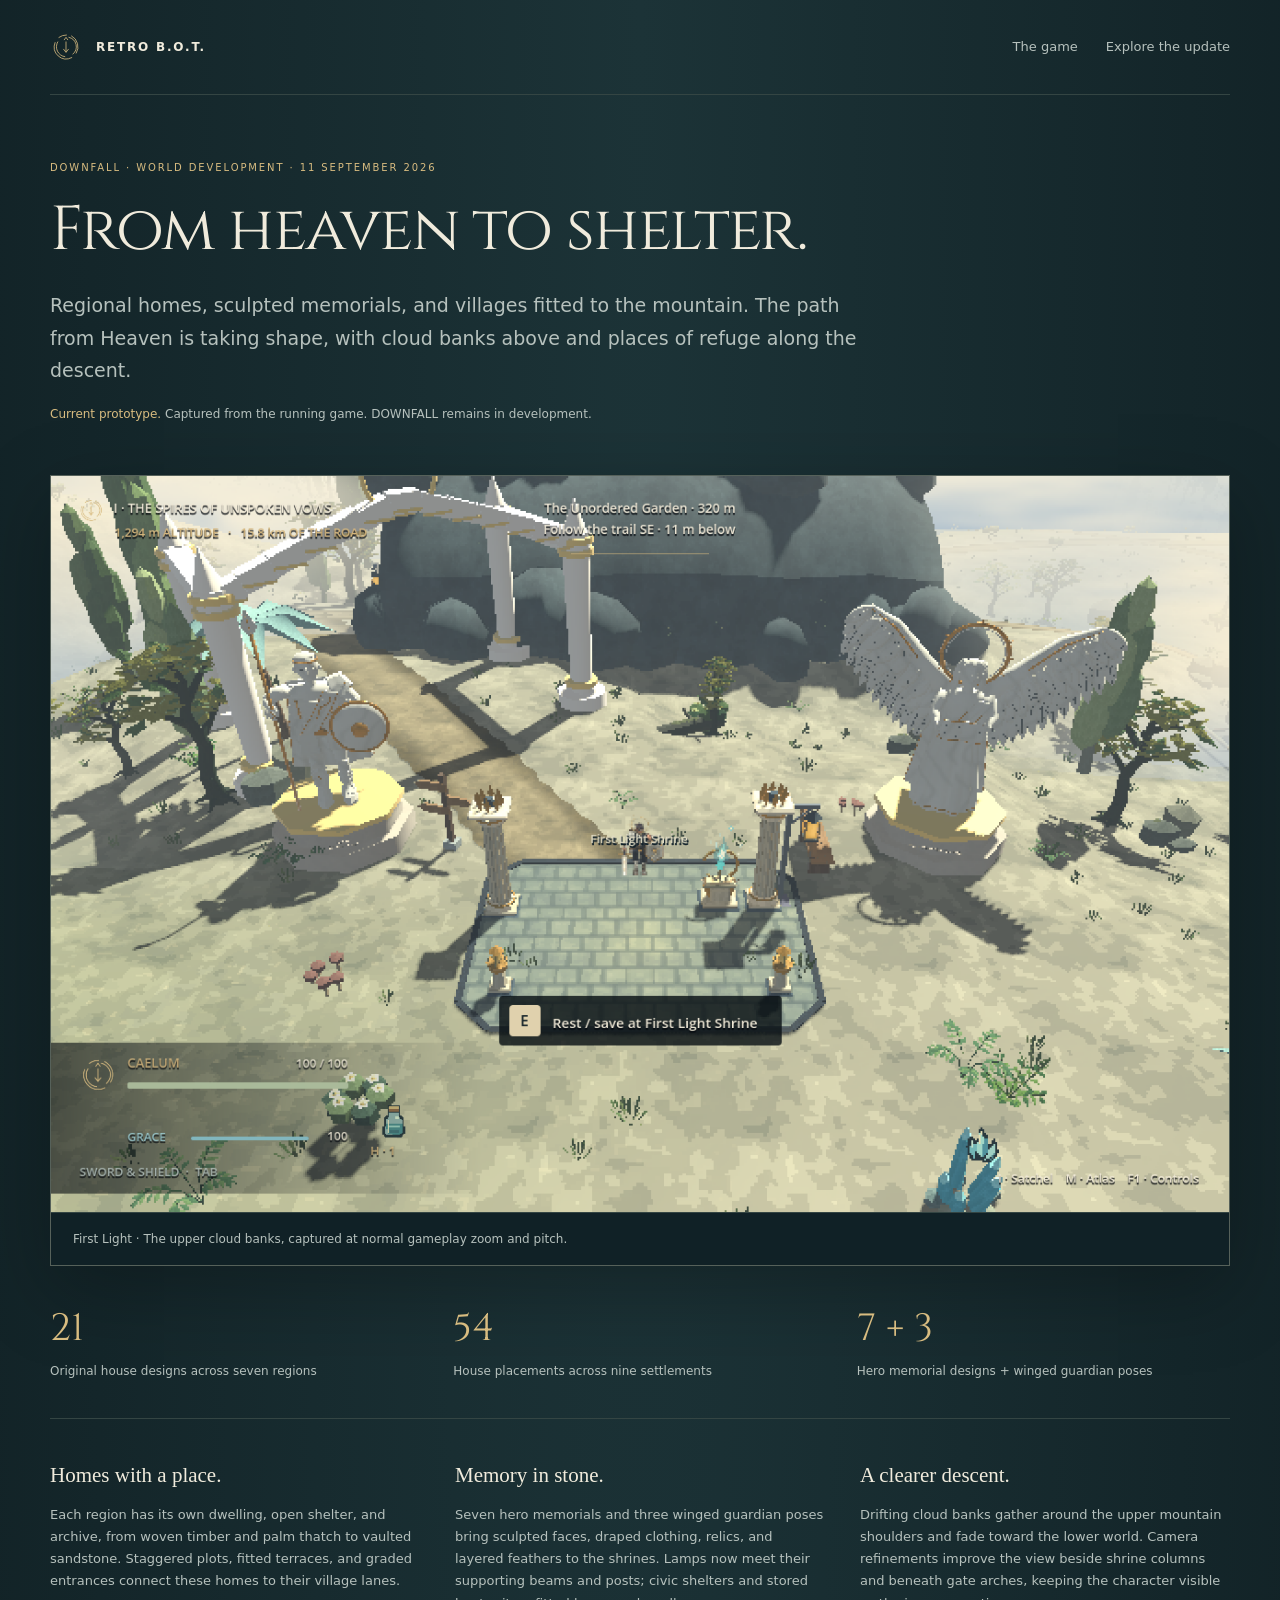
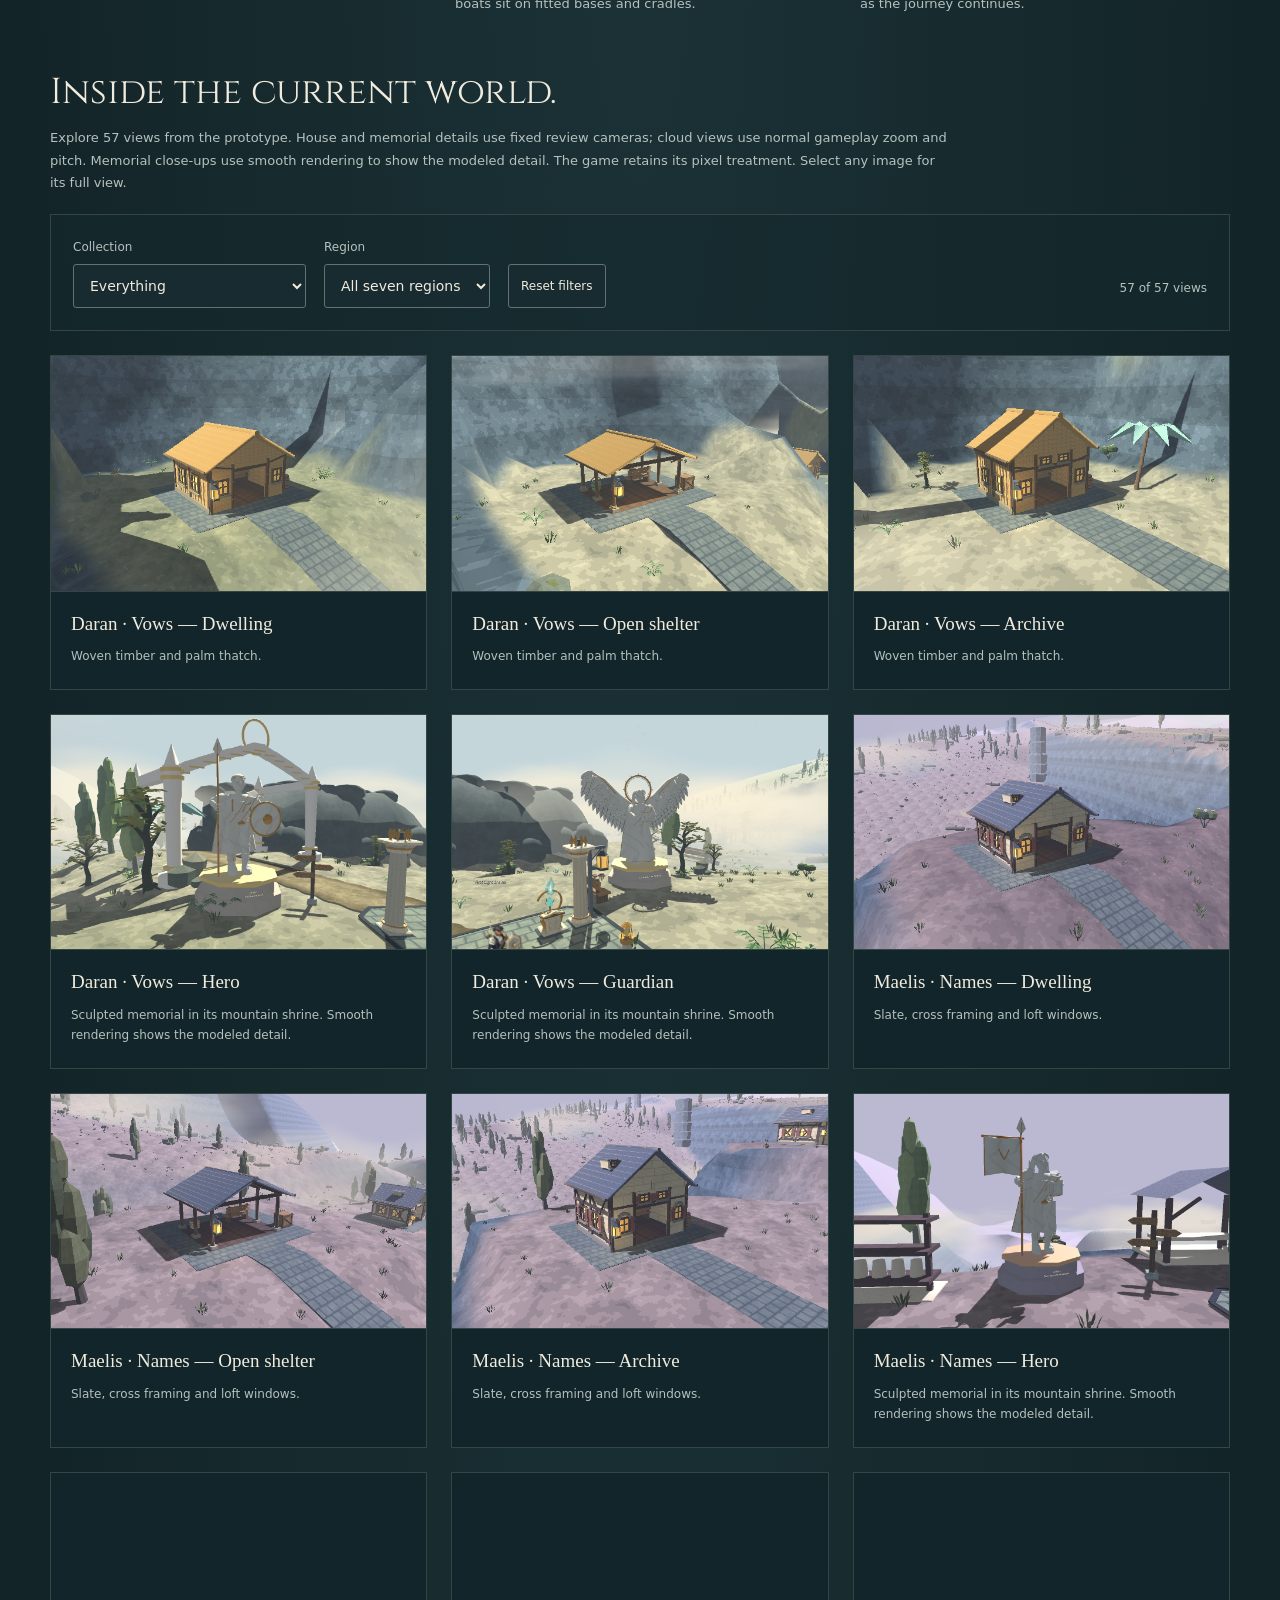
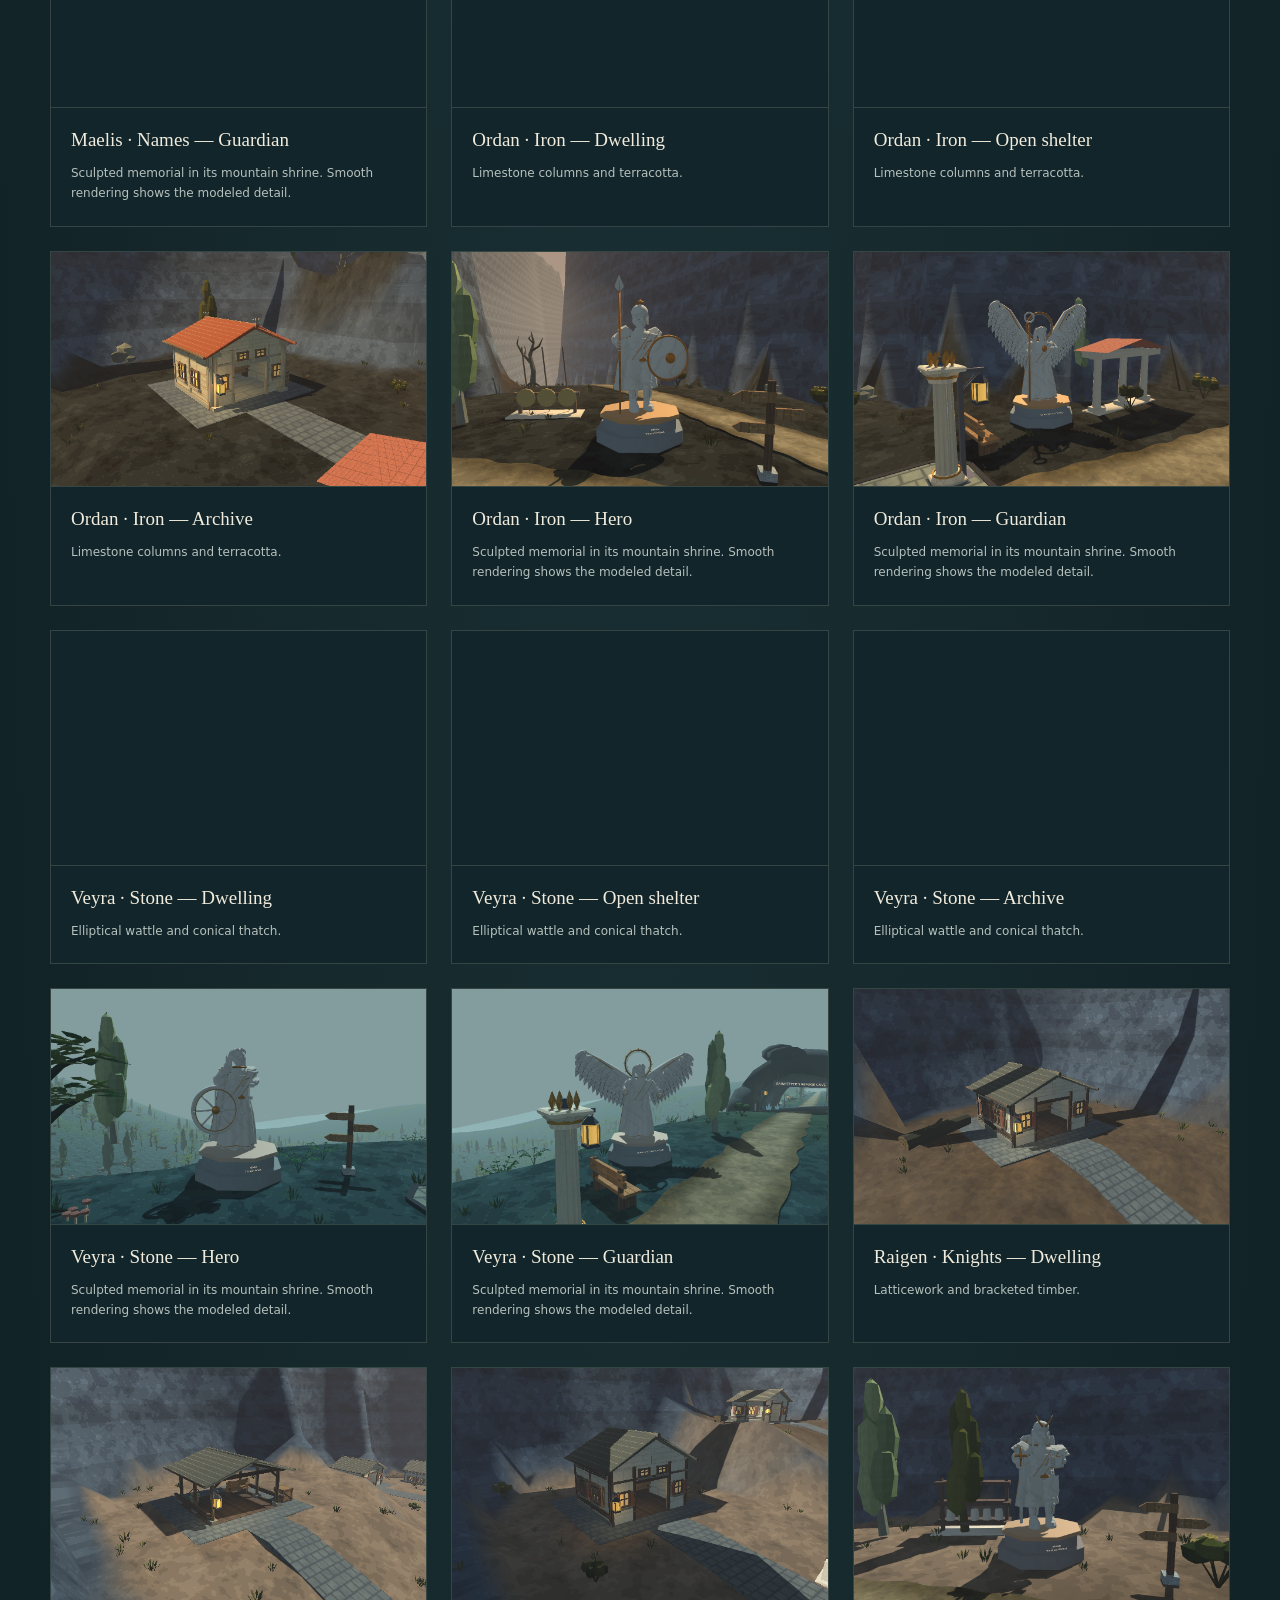
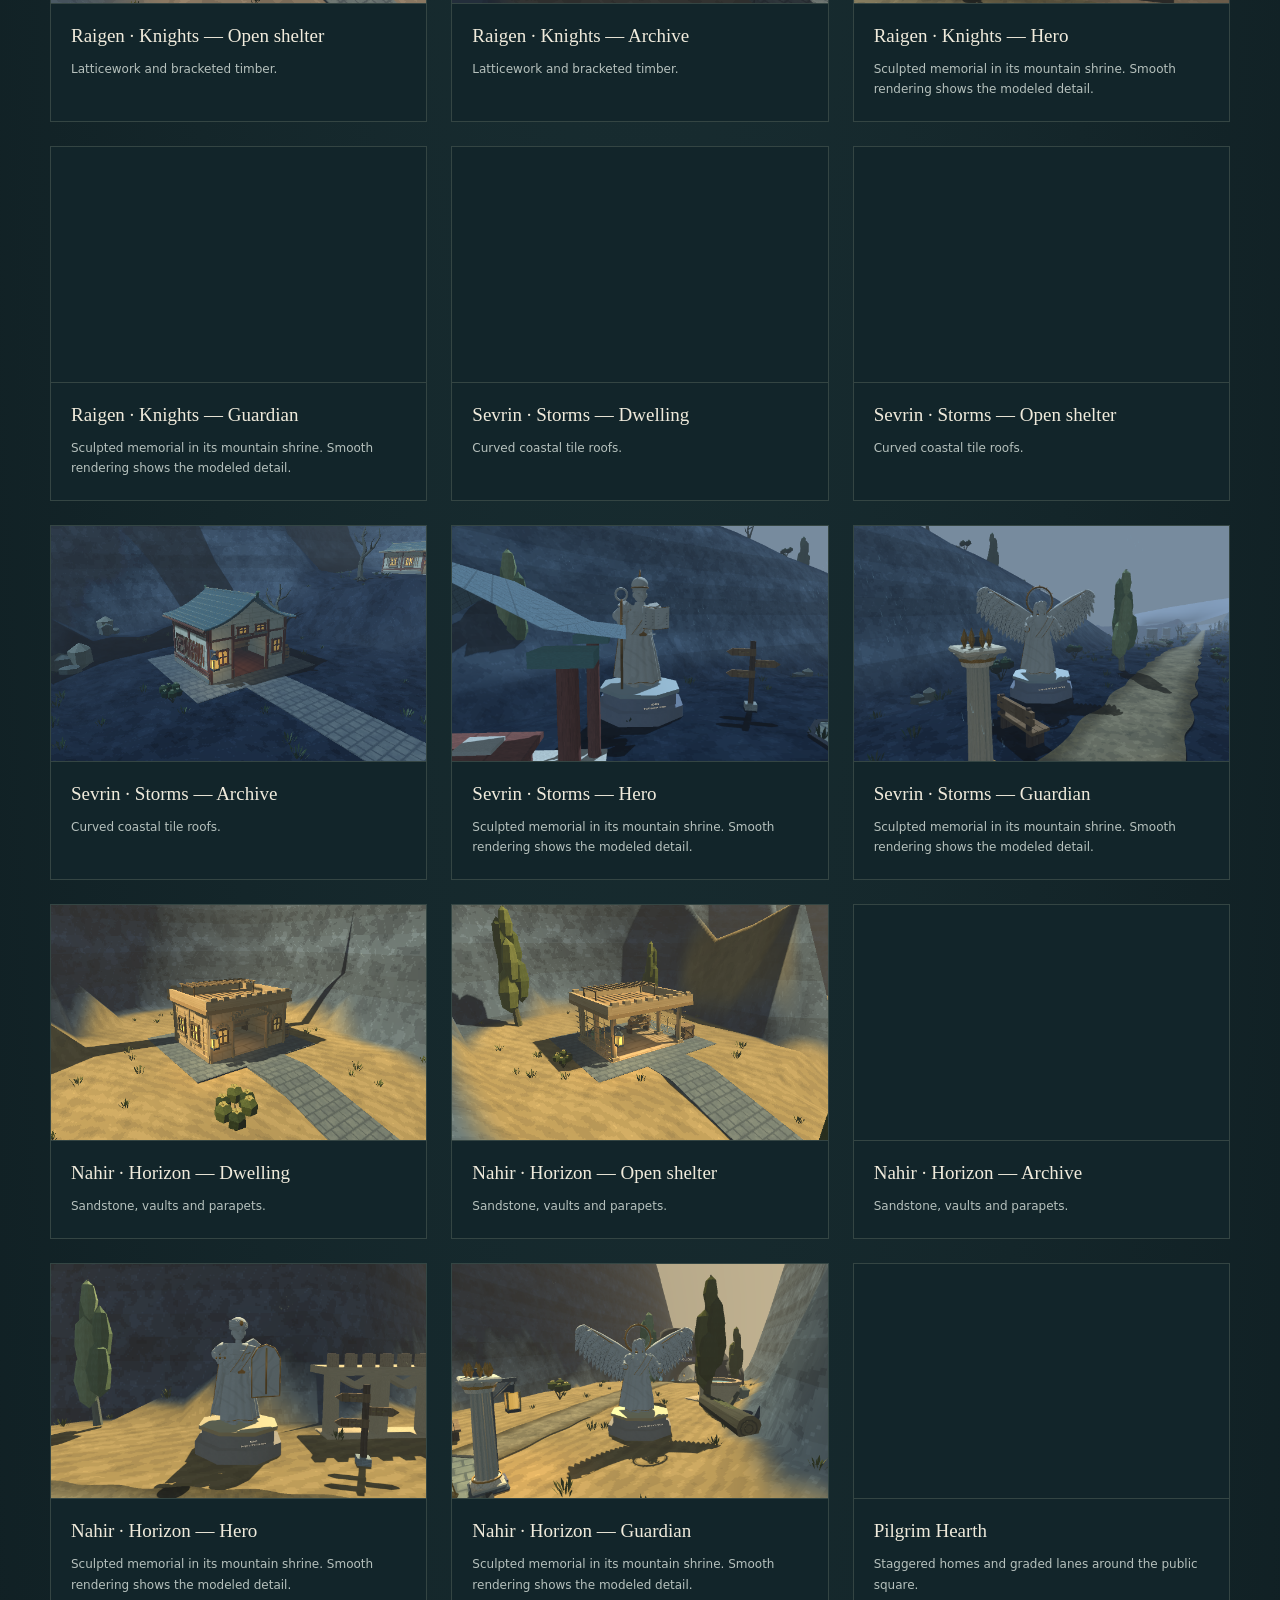
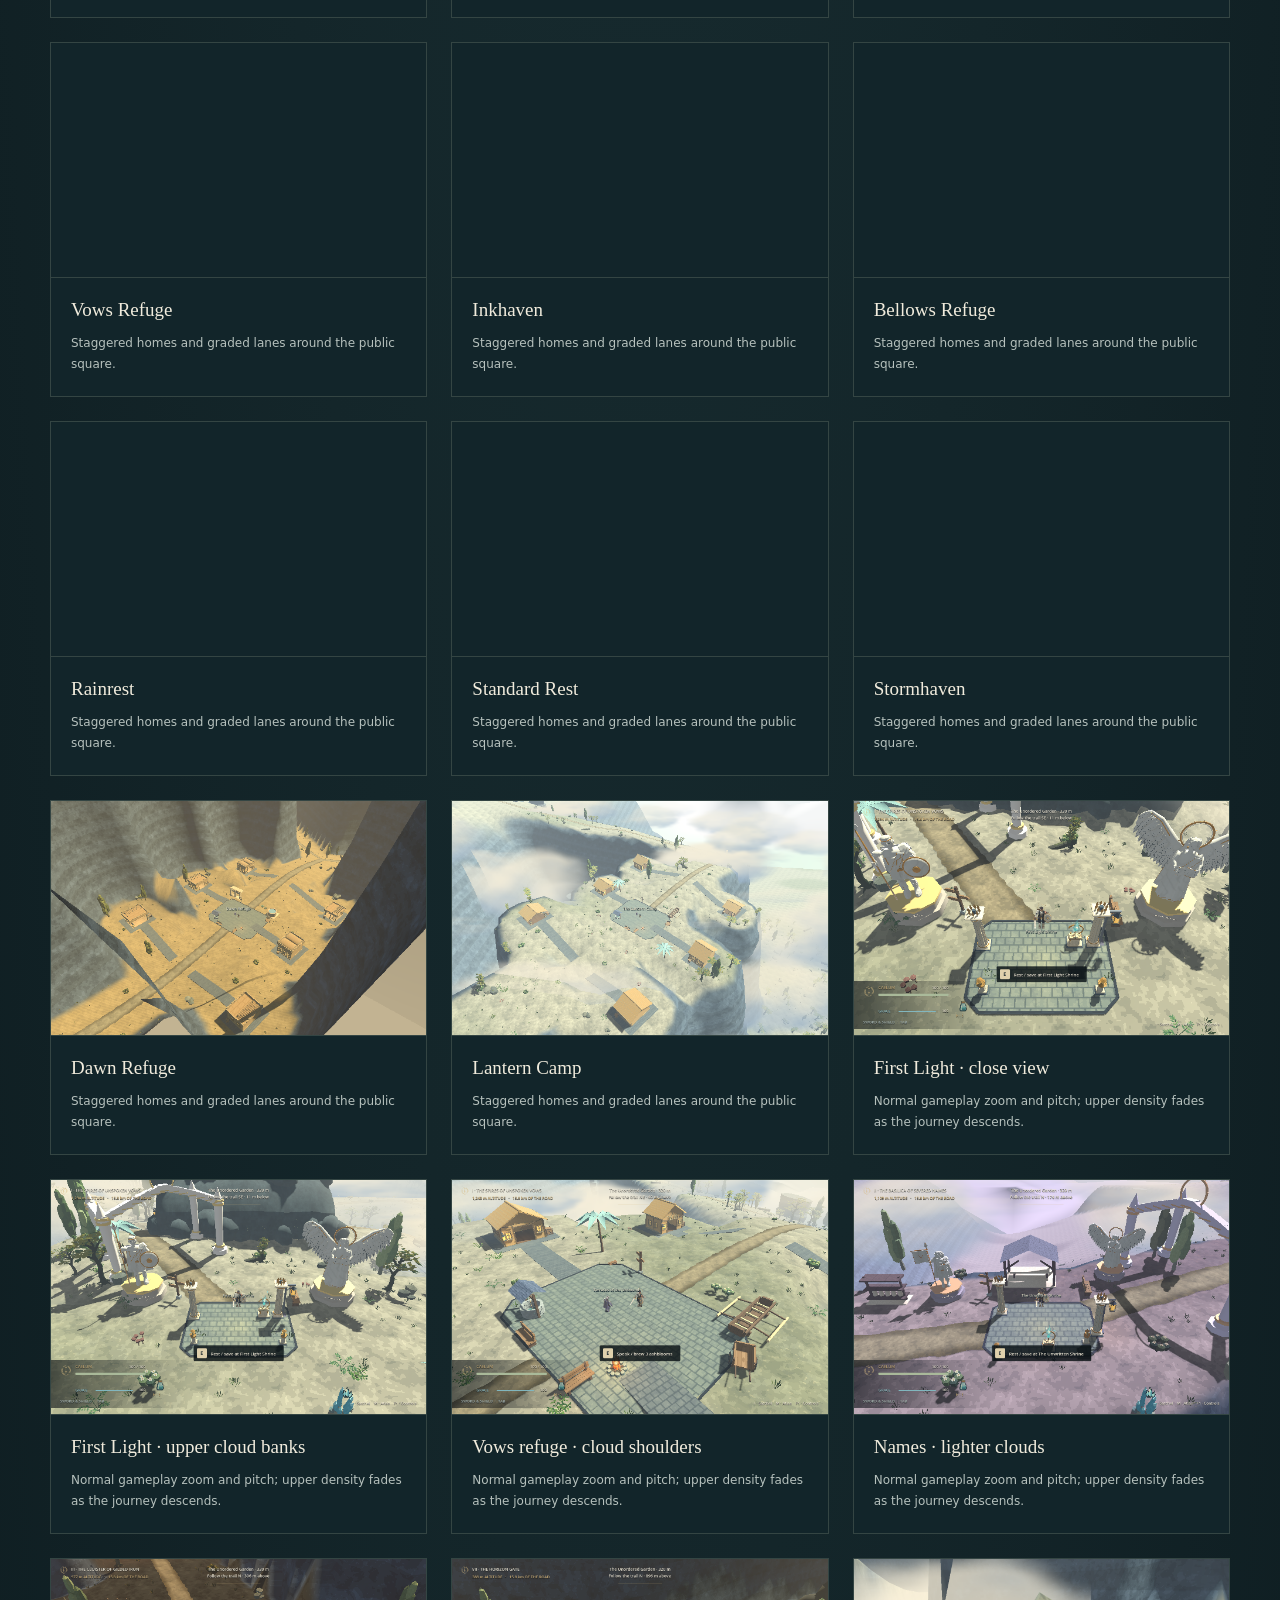
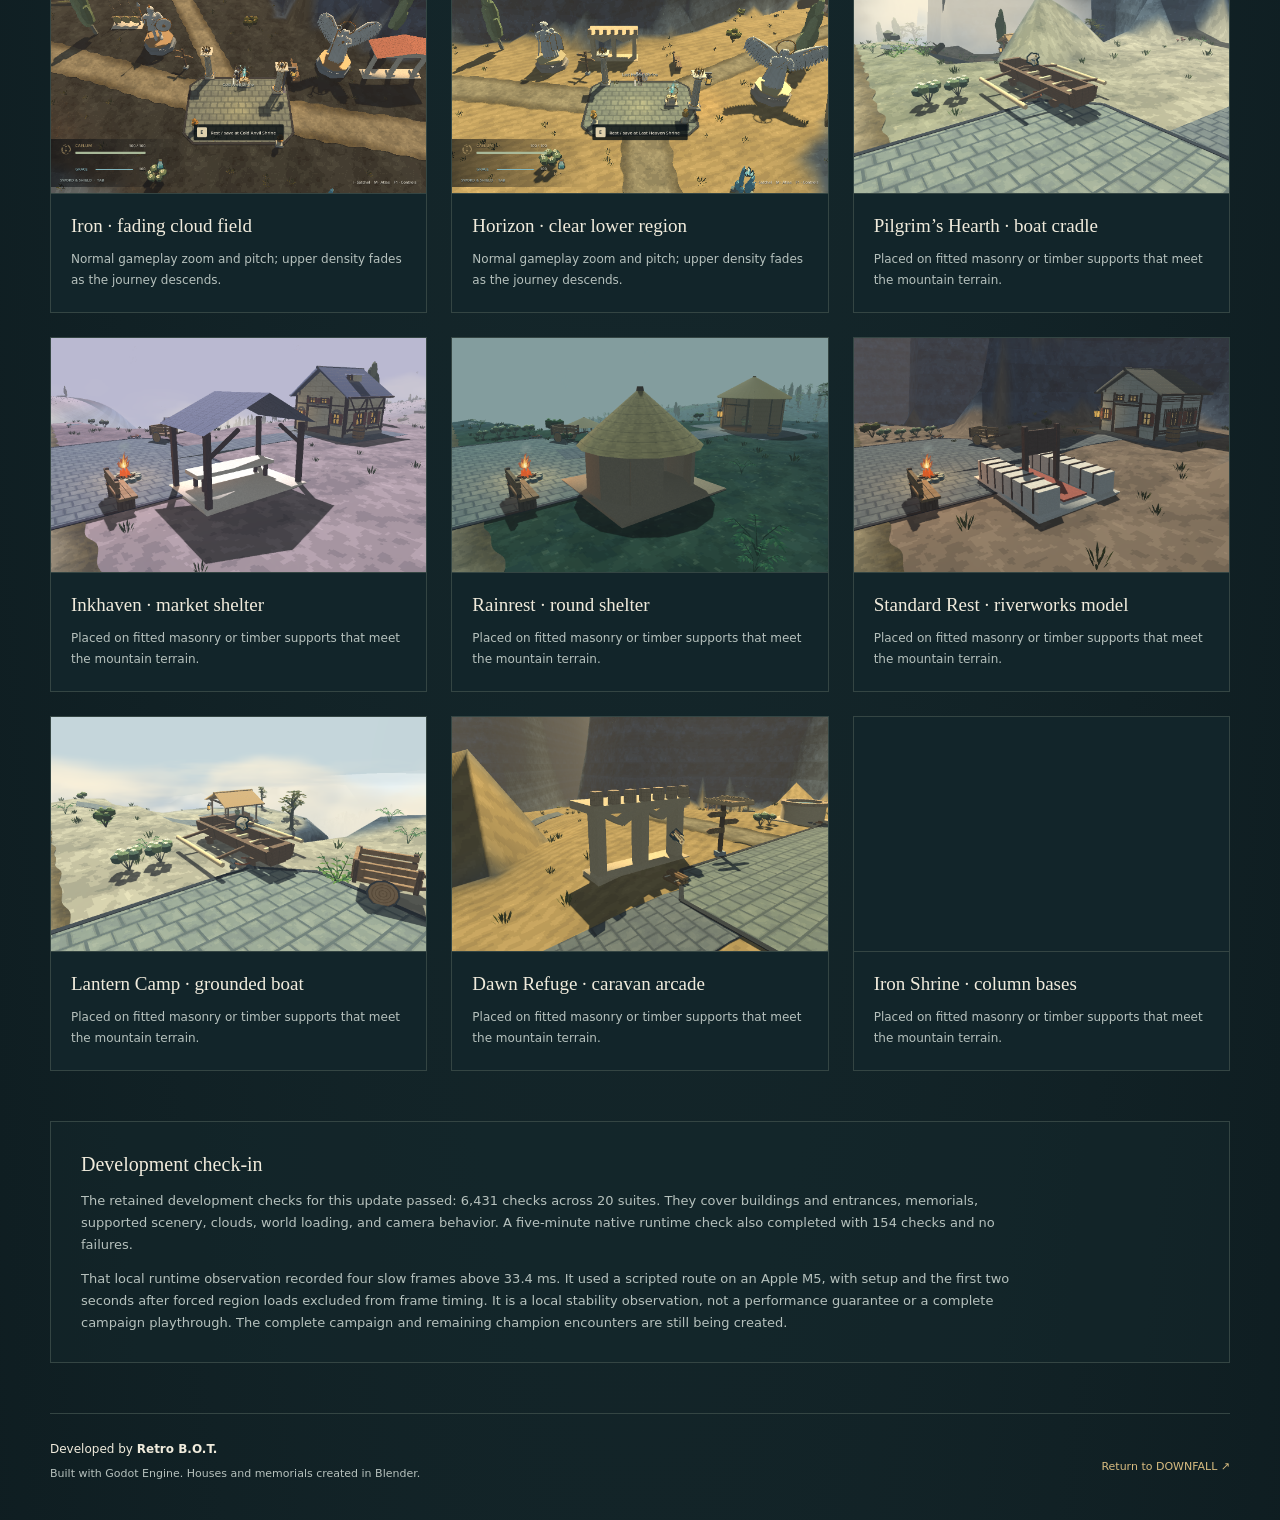
<file: updates/latest-world-update/index.html>
<!doctype html>
<html lang="en">
<head>
  <meta charset="utf-8">
  <meta name="viewport" content="width=device-width, initial-scale=1">
  <meta name="color-scheme" content="dark">
  <meta name="theme-color" content="#0c191d">
  <meta name="description" content="A world development update for DOWNFALL: From Heavens to Humanity. Explore regional houses, hero and guardian memorials, mountain settlements, and upper cloud banks in the current prototype.">
  <title>From heaven to shelter · DOWNFALL world update</title>
  <link rel="icon" href="../../assets/mark.svg" type="image/svg+xml">
  <link rel="stylesheet" href="gallery.css">
  <script src="gallery.js" defer></script>
</head>
<body>
  <a class="skip-link" href="#gallery-heading">Skip to the gallery</a>
  <header class="site-header wrap">
    <a class="brand" href="../../index.html" aria-label="DOWNFALL home"><img src="../../assets/mark.svg" width="32" height="36" alt=""><span>RETRO B.O.T.</span></a>
    <nav aria-label="Main navigation"><a href="../../index.html">The game</a><a href="#gallery-heading">Explore the update</a></nav>
  </header>
  <main id="top" class="wrap">
    <section class="intro" aria-labelledby="update-heading">
      <p class="eyebrow">DOWNFALL · World development · <time datetime="2026-09-11">11 September 2026</time></p>
      <h1 id="update-heading">From heaven to shelter.</h1>
      <p class="lead">Regional homes, sculpted memorials, and villages fitted to the mountain. The path from Heaven is taking shape, with cloud banks above and places of refuge along the descent.</p>
      <p class="prototype"><strong>Current prototype.</strong> Captured from the running game. DOWNFALL remains in development.</p>
    </section>
    <figure class="hero-image">
      <a href="images/clouds/first_light_cloud_vista.png" aria-label="Open full view of the upper cloud banks"><img src="images/clouds/first_light_cloud_vista.png" alt="Guardian and hero monuments above the upper cloud banks in the current prototype" width="1280" height="800" fetchpriority="high"></a>
      <figcaption>First Light · The upper cloud banks, captured at normal gameplay zoom and pitch.</figcaption>
    </figure>
    <dl class="metrics" aria-label="World update at a glance">
      <div><dt>21</dt><dd>Original house designs across seven regions</dd></div>
      <div><dt>54</dt><dd>House placements across nine settlements</dd></div>
      <div><dt>7 + 3</dt><dd>Hero memorial designs + winged guardian poses</dd></div>
    </dl>
    <section class="notes" aria-label="What changed in the world">
      <article><h2>Homes with a place.</h2><p>Each region has its own dwelling, open shelter, and archive, from woven timber and palm thatch to vaulted sandstone. Staggered plots, fitted terraces, and graded entrances connect these homes to their village lanes.</p></article>
      <article><h2>Memory in stone.</h2><p>Seven hero memorials and three winged guardian poses bring sculpted faces, draped clothing, relics, and layered feathers to the shrines. Lamps now meet their supporting beams and posts; civic shelters and stored boats sit on fitted bases and cradles.</p></article>
      <article><h2>A clearer descent.</h2><p>Drifting cloud banks gather around the upper mountain shoulders and fade toward the lower world. Camera refinements improve the view beside shrine columns and beneath gate arches, keeping the character visible as the journey continues.</p></article>
    </section>
    <section aria-labelledby="gallery-heading">
      <h2 id="gallery-heading" class="gallery-heading">Inside the current world.</h2>
      <p class="gallery-intro">Explore 57 views from the prototype. House and memorial details use fixed review cameras; cloud views use normal gameplay zoom and pitch. Memorial close-ups use smooth rendering to show the modeled detail. The game retains its pixel treatment. Select any image for its full view.</p>
      <form class="filters" aria-label="Filter gallery views" hidden>
        <label for="kind">Collection<select id="kind" name="collection" aria-controls="gallery"><option value="all">Everything</option><option value="houses">House details</option><option value="villages">Village placement</option><option value="memorials">Hero and guardian statues</option><option value="clouds">Cloud descent</option><option value="civics">Civic supports</option></select></label>
        <label for="region">Region<select id="region" name="region" aria-controls="gallery"><option value="all">All seven regions</option><option value="vows">Daran · Vows</option><option value="names">Maelis · Names</option><option value="iron">Ordan · Iron</option><option value="stone">Veyra · Stone</option><option value="knights">Raigen · Knights</option><option value="storms">Sevrin · Storms</option><option value="horizon">Nahir · Horizon</option></select></label>
        <button id="reset" type="button">Reset filters</button>
        <output id="count" for="kind region" role="status" aria-live="polite" aria-atomic="true">57 of 57 views</output>
      </form>
      <noscript><p class="gallery-intro">All 57 views are shown below. Enable JavaScript to filter by collection or region.</p></noscript>
      <div id="gallery" class="gallery">
        <article class="card" data-kind="houses" data-region="vows" aria-labelledby="view-1">
          <a class="card-image" href="images/houses/pilgrim_hearth_home_1.png" aria-label="Open full view: Daran · Vows — Dwelling"><img src="images/houses/pilgrim_hearth_home_1.png" alt="Daran · Vows — Dwelling in the current prototype" width="1280" height="800" loading="lazy" decoding="async"></a>
          <div class="card-copy"><h3 id="view-1">Daran · Vows — Dwelling</h3><p>Woven timber and palm thatch.</p></div>
        </article>
        <article class="card" data-kind="houses" data-region="vows" aria-labelledby="view-2">
          <a class="card-image" href="images/houses/pilgrim_hearth_home_2.png" aria-label="Open full view: Daran · Vows — Open shelter"><img src="images/houses/pilgrim_hearth_home_2.png" alt="Daran · Vows — Open shelter in the current prototype" width="1280" height="800" loading="lazy" decoding="async"></a>
          <div class="card-copy"><h3 id="view-2">Daran · Vows — Open shelter</h3><p>Woven timber and palm thatch.</p></div>
        </article>
        <article class="card" data-kind="houses" data-region="vows" aria-labelledby="view-3">
          <a class="card-image" href="images/houses/pilgrim_hearth_home_3.png" aria-label="Open full view: Daran · Vows — Archive"><img src="images/houses/pilgrim_hearth_home_3.png" alt="Daran · Vows — Archive in the current prototype" width="1280" height="800" loading="lazy" decoding="async"></a>
          <div class="card-copy"><h3 id="view-3">Daran · Vows — Archive</h3><p>Woven timber and palm thatch.</p></div>
        </article>
        <article class="card" data-kind="memorials" data-region="vows" aria-labelledby="view-4">
          <a class="card-image" href="images/memorials/vows_hero.png" aria-label="Open full view: Daran · Vows — Hero"><img src="images/memorials/vows_hero.png" alt="Daran · Vows — Hero in the current prototype" width="1280" height="800" loading="lazy" decoding="async"></a>
          <div class="card-copy"><h3 id="view-4">Daran · Vows — Hero</h3><p>Sculpted memorial in its mountain shrine. Smooth rendering shows the modeled detail.</p></div>
        </article>
        <article class="card" data-kind="memorials" data-region="vows" aria-labelledby="view-5">
          <a class="card-image" href="images/memorials/vows_guardian.png" aria-label="Open full view: Daran · Vows — Guardian"><img src="images/memorials/vows_guardian.png" alt="Daran · Vows — Guardian in the current prototype" width="1280" height="800" loading="lazy" decoding="async"></a>
          <div class="card-copy"><h3 id="view-5">Daran · Vows — Guardian</h3><p>Sculpted memorial in its mountain shrine. Smooth rendering shows the modeled detail.</p></div>
        </article>
        <article class="card" data-kind="houses" data-region="names" aria-labelledby="view-6">
          <a class="card-image" href="images/houses/inkhaven_home_1.png" aria-label="Open full view: Maelis · Names — Dwelling"><img src="images/houses/inkhaven_home_1.png" alt="Maelis · Names — Dwelling in the current prototype" width="1280" height="800" loading="lazy" decoding="async"></a>
          <div class="card-copy"><h3 id="view-6">Maelis · Names — Dwelling</h3><p>Slate, cross framing and loft windows.</p></div>
        </article>
        <article class="card" data-kind="houses" data-region="names" aria-labelledby="view-7">
          <a class="card-image" href="images/houses/inkhaven_home_2.png" aria-label="Open full view: Maelis · Names — Open shelter"><img src="images/houses/inkhaven_home_2.png" alt="Maelis · Names — Open shelter in the current prototype" width="1280" height="800" loading="lazy" decoding="async"></a>
          <div class="card-copy"><h3 id="view-7">Maelis · Names — Open shelter</h3><p>Slate, cross framing and loft windows.</p></div>
        </article>
        <article class="card" data-kind="houses" data-region="names" aria-labelledby="view-8">
          <a class="card-image" href="images/houses/inkhaven_home_3.png" aria-label="Open full view: Maelis · Names — Archive"><img src="images/houses/inkhaven_home_3.png" alt="Maelis · Names — Archive in the current prototype" width="1280" height="800" loading="lazy" decoding="async"></a>
          <div class="card-copy"><h3 id="view-8">Maelis · Names — Archive</h3><p>Slate, cross framing and loft windows.</p></div>
        </article>
        <article class="card" data-kind="memorials" data-region="names" aria-labelledby="view-9">
          <a class="card-image" href="images/memorials/names_hero.png" aria-label="Open full view: Maelis · Names — Hero"><img src="images/memorials/names_hero.png" alt="Maelis · Names — Hero in the current prototype" width="1280" height="800" loading="lazy" decoding="async"></a>
          <div class="card-copy"><h3 id="view-9">Maelis · Names — Hero</h3><p>Sculpted memorial in its mountain shrine. Smooth rendering shows the modeled detail.</p></div>
        </article>
        <article class="card" data-kind="memorials" data-region="names" aria-labelledby="view-10">
          <a class="card-image" href="images/memorials/names_guardian.png" aria-label="Open full view: Maelis · Names — Guardian"><img src="images/memorials/names_guardian.png" alt="Maelis · Names — Guardian in the current prototype" width="1280" height="800" loading="lazy" decoding="async"></a>
          <div class="card-copy"><h3 id="view-10">Maelis · Names — Guardian</h3><p>Sculpted memorial in its mountain shrine. Smooth rendering shows the modeled detail.</p></div>
        </article>
        <article class="card" data-kind="houses" data-region="iron" aria-labelledby="view-11">
          <a class="card-image" href="images/houses/bellows_refuge_home_1.png" aria-label="Open full view: Ordan · Iron — Dwelling"><img src="images/houses/bellows_refuge_home_1.png" alt="Ordan · Iron — Dwelling in the current prototype" width="1280" height="800" loading="lazy" decoding="async"></a>
          <div class="card-copy"><h3 id="view-11">Ordan · Iron — Dwelling</h3><p>Limestone columns and terracotta.</p></div>
        </article>
        <article class="card" data-kind="houses" data-region="iron" aria-labelledby="view-12">
          <a class="card-image" href="images/houses/bellows_refuge_home_2.png" aria-label="Open full view: Ordan · Iron — Open shelter"><img src="images/houses/bellows_refuge_home_2.png" alt="Ordan · Iron — Open shelter in the current prototype" width="1280" height="800" loading="lazy" decoding="async"></a>
          <div class="card-copy"><h3 id="view-12">Ordan · Iron — Open shelter</h3><p>Limestone columns and terracotta.</p></div>
        </article>
        <article class="card" data-kind="houses" data-region="iron" aria-labelledby="view-13">
          <a class="card-image" href="images/houses/bellows_refuge_home_3.png" aria-label="Open full view: Ordan · Iron — Archive"><img src="images/houses/bellows_refuge_home_3.png" alt="Ordan · Iron — Archive in the current prototype" width="1280" height="800" loading="lazy" decoding="async"></a>
          <div class="card-copy"><h3 id="view-13">Ordan · Iron — Archive</h3><p>Limestone columns and terracotta.</p></div>
        </article>
        <article class="card" data-kind="memorials" data-region="iron" aria-labelledby="view-14">
          <a class="card-image" href="images/memorials/iron_hero.png" aria-label="Open full view: Ordan · Iron — Hero"><img src="images/memorials/iron_hero.png" alt="Ordan · Iron — Hero in the current prototype" width="1280" height="800" loading="lazy" decoding="async"></a>
          <div class="card-copy"><h3 id="view-14">Ordan · Iron — Hero</h3><p>Sculpted memorial in its mountain shrine. Smooth rendering shows the modeled detail.</p></div>
        </article>
        <article class="card" data-kind="memorials" data-region="iron" aria-labelledby="view-15">
          <a class="card-image" href="images/memorials/iron_guardian.png" aria-label="Open full view: Ordan · Iron — Guardian"><img src="images/memorials/iron_guardian.png" alt="Ordan · Iron — Guardian in the current prototype" width="1280" height="800" loading="lazy" decoding="async"></a>
          <div class="card-copy"><h3 id="view-15">Ordan · Iron — Guardian</h3><p>Sculpted memorial in its mountain shrine. Smooth rendering shows the modeled detail.</p></div>
        </article>
        <article class="card" data-kind="houses" data-region="stone" aria-labelledby="view-16">
          <a class="card-image" href="images/houses/rainrest_home_1.png" aria-label="Open full view: Veyra · Stone — Dwelling"><img src="images/houses/rainrest_home_1.png" alt="Veyra · Stone — Dwelling in the current prototype" width="1280" height="800" loading="lazy" decoding="async"></a>
          <div class="card-copy"><h3 id="view-16">Veyra · Stone — Dwelling</h3><p>Elliptical wattle and conical thatch.</p></div>
        </article>
        <article class="card" data-kind="houses" data-region="stone" aria-labelledby="view-17">
          <a class="card-image" href="images/houses/rainrest_home_2.png" aria-label="Open full view: Veyra · Stone — Open shelter"><img src="images/houses/rainrest_home_2.png" alt="Veyra · Stone — Open shelter in the current prototype" width="1280" height="800" loading="lazy" decoding="async"></a>
          <div class="card-copy"><h3 id="view-17">Veyra · Stone — Open shelter</h3><p>Elliptical wattle and conical thatch.</p></div>
        </article>
        <article class="card" data-kind="houses" data-region="stone" aria-labelledby="view-18">
          <a class="card-image" href="images/houses/rainrest_home_3.png" aria-label="Open full view: Veyra · Stone — Archive"><img src="images/houses/rainrest_home_3.png" alt="Veyra · Stone — Archive in the current prototype" width="1280" height="800" loading="lazy" decoding="async"></a>
          <div class="card-copy"><h3 id="view-18">Veyra · Stone — Archive</h3><p>Elliptical wattle and conical thatch.</p></div>
        </article>
        <article class="card" data-kind="memorials" data-region="stone" aria-labelledby="view-19">
          <a class="card-image" href="images/memorials/stone_hero.png" aria-label="Open full view: Veyra · Stone — Hero"><img src="images/memorials/stone_hero.png" alt="Veyra · Stone — Hero in the current prototype" width="1280" height="800" loading="lazy" decoding="async"></a>
          <div class="card-copy"><h3 id="view-19">Veyra · Stone — Hero</h3><p>Sculpted memorial in its mountain shrine. Smooth rendering shows the modeled detail.</p></div>
        </article>
        <article class="card" data-kind="memorials" data-region="stone" aria-labelledby="view-20">
          <a class="card-image" href="images/memorials/stone_guardian.png" aria-label="Open full view: Veyra · Stone — Guardian"><img src="images/memorials/stone_guardian.png" alt="Veyra · Stone — Guardian in the current prototype" width="1280" height="800" loading="lazy" decoding="async"></a>
          <div class="card-copy"><h3 id="view-20">Veyra · Stone — Guardian</h3><p>Sculpted memorial in its mountain shrine. Smooth rendering shows the modeled detail.</p></div>
        </article>
        <article class="card" data-kind="houses" data-region="knights" aria-labelledby="view-21">
          <a class="card-image" href="images/houses/standard_rest_home_1.png" aria-label="Open full view: Raigen · Knights — Dwelling"><img src="images/houses/standard_rest_home_1.png" alt="Raigen · Knights — Dwelling in the current prototype" width="1280" height="800" loading="lazy" decoding="async"></a>
          <div class="card-copy"><h3 id="view-21">Raigen · Knights — Dwelling</h3><p>Latticework and bracketed timber.</p></div>
        </article>
        <article class="card" data-kind="houses" data-region="knights" aria-labelledby="view-22">
          <a class="card-image" href="images/houses/standard_rest_home_2.png" aria-label="Open full view: Raigen · Knights — Open shelter"><img src="images/houses/standard_rest_home_2.png" alt="Raigen · Knights — Open shelter in the current prototype" width="1280" height="800" loading="lazy" decoding="async"></a>
          <div class="card-copy"><h3 id="view-22">Raigen · Knights — Open shelter</h3><p>Latticework and bracketed timber.</p></div>
        </article>
        <article class="card" data-kind="houses" data-region="knights" aria-labelledby="view-23">
          <a class="card-image" href="images/houses/standard_rest_home_3.png" aria-label="Open full view: Raigen · Knights — Archive"><img src="images/houses/standard_rest_home_3.png" alt="Raigen · Knights — Archive in the current prototype" width="1280" height="800" loading="lazy" decoding="async"></a>
          <div class="card-copy"><h3 id="view-23">Raigen · Knights — Archive</h3><p>Latticework and bracketed timber.</p></div>
        </article>
        <article class="card" data-kind="memorials" data-region="knights" aria-labelledby="view-24">
          <a class="card-image" href="images/memorials/knights_hero.png" aria-label="Open full view: Raigen · Knights — Hero"><img src="images/memorials/knights_hero.png" alt="Raigen · Knights — Hero in the current prototype" width="1280" height="800" loading="lazy" decoding="async"></a>
          <div class="card-copy"><h3 id="view-24">Raigen · Knights — Hero</h3><p>Sculpted memorial in its mountain shrine. Smooth rendering shows the modeled detail.</p></div>
        </article>
        <article class="card" data-kind="memorials" data-region="knights" aria-labelledby="view-25">
          <a class="card-image" href="images/memorials/knights_guardian.png" aria-label="Open full view: Raigen · Knights — Guardian"><img src="images/memorials/knights_guardian.png" alt="Raigen · Knights — Guardian in the current prototype" width="1280" height="800" loading="lazy" decoding="async"></a>
          <div class="card-copy"><h3 id="view-25">Raigen · Knights — Guardian</h3><p>Sculpted memorial in its mountain shrine. Smooth rendering shows the modeled detail.</p></div>
        </article>
        <article class="card" data-kind="houses" data-region="storms" aria-labelledby="view-26">
          <a class="card-image" href="images/houses/stormhaven_home_1.png" aria-label="Open full view: Sevrin · Storms — Dwelling"><img src="images/houses/stormhaven_home_1.png" alt="Sevrin · Storms — Dwelling in the current prototype" width="1280" height="800" loading="lazy" decoding="async"></a>
          <div class="card-copy"><h3 id="view-26">Sevrin · Storms — Dwelling</h3><p>Curved coastal tile roofs.</p></div>
        </article>
        <article class="card" data-kind="houses" data-region="storms" aria-labelledby="view-27">
          <a class="card-image" href="images/houses/stormhaven_home_2.png" aria-label="Open full view: Sevrin · Storms — Open shelter"><img src="images/houses/stormhaven_home_2.png" alt="Sevrin · Storms — Open shelter in the current prototype" width="1280" height="800" loading="lazy" decoding="async"></a>
          <div class="card-copy"><h3 id="view-27">Sevrin · Storms — Open shelter</h3><p>Curved coastal tile roofs.</p></div>
        </article>
        <article class="card" data-kind="houses" data-region="storms" aria-labelledby="view-28">
          <a class="card-image" href="images/houses/stormhaven_home_3.png" aria-label="Open full view: Sevrin · Storms — Archive"><img src="images/houses/stormhaven_home_3.png" alt="Sevrin · Storms — Archive in the current prototype" width="1280" height="800" loading="lazy" decoding="async"></a>
          <div class="card-copy"><h3 id="view-28">Sevrin · Storms — Archive</h3><p>Curved coastal tile roofs.</p></div>
        </article>
        <article class="card" data-kind="memorials" data-region="storms" aria-labelledby="view-29">
          <a class="card-image" href="images/memorials/storms_hero.png" aria-label="Open full view: Sevrin · Storms — Hero"><img src="images/memorials/storms_hero.png" alt="Sevrin · Storms — Hero in the current prototype" width="1280" height="800" loading="lazy" decoding="async"></a>
          <div class="card-copy"><h3 id="view-29">Sevrin · Storms — Hero</h3><p>Sculpted memorial in its mountain shrine. Smooth rendering shows the modeled detail.</p></div>
        </article>
        <article class="card" data-kind="memorials" data-region="storms" aria-labelledby="view-30">
          <a class="card-image" href="images/memorials/storms_guardian.png" aria-label="Open full view: Sevrin · Storms — Guardian"><img src="images/memorials/storms_guardian.png" alt="Sevrin · Storms — Guardian in the current prototype" width="1280" height="800" loading="lazy" decoding="async"></a>
          <div class="card-copy"><h3 id="view-30">Sevrin · Storms — Guardian</h3><p>Sculpted memorial in its mountain shrine. Smooth rendering shows the modeled detail.</p></div>
        </article>
        <article class="card" data-kind="houses" data-region="horizon" aria-labelledby="view-31">
          <a class="card-image" href="images/houses/dawn_refuge_home_1.png" aria-label="Open full view: Nahir · Horizon — Dwelling"><img src="images/houses/dawn_refuge_home_1.png" alt="Nahir · Horizon — Dwelling in the current prototype" width="1280" height="800" loading="lazy" decoding="async"></a>
          <div class="card-copy"><h3 id="view-31">Nahir · Horizon — Dwelling</h3><p>Sandstone, vaults and parapets.</p></div>
        </article>
        <article class="card" data-kind="houses" data-region="horizon" aria-labelledby="view-32">
          <a class="card-image" href="images/houses/dawn_refuge_home_2.png" aria-label="Open full view: Nahir · Horizon — Open shelter"><img src="images/houses/dawn_refuge_home_2.png" alt="Nahir · Horizon — Open shelter in the current prototype" width="1280" height="800" loading="lazy" decoding="async"></a>
          <div class="card-copy"><h3 id="view-32">Nahir · Horizon — Open shelter</h3><p>Sandstone, vaults and parapets.</p></div>
        </article>
        <article class="card" data-kind="houses" data-region="horizon" aria-labelledby="view-33">
          <a class="card-image" href="images/houses/dawn_refuge_home_3.png" aria-label="Open full view: Nahir · Horizon — Archive"><img src="images/houses/dawn_refuge_home_3.png" alt="Nahir · Horizon — Archive in the current prototype" width="1280" height="800" loading="lazy" decoding="async"></a>
          <div class="card-copy"><h3 id="view-33">Nahir · Horizon — Archive</h3><p>Sandstone, vaults and parapets.</p></div>
        </article>
        <article class="card" data-kind="memorials" data-region="horizon" aria-labelledby="view-34">
          <a class="card-image" href="images/memorials/horizon_hero.png" aria-label="Open full view: Nahir · Horizon — Hero"><img src="images/memorials/horizon_hero.png" alt="Nahir · Horizon — Hero in the current prototype" width="1280" height="800" loading="lazy" decoding="async"></a>
          <div class="card-copy"><h3 id="view-34">Nahir · Horizon — Hero</h3><p>Sculpted memorial in its mountain shrine. Smooth rendering shows the modeled detail.</p></div>
        </article>
        <article class="card" data-kind="memorials" data-region="horizon" aria-labelledby="view-35">
          <a class="card-image" href="images/memorials/horizon_guardian.png" aria-label="Open full view: Nahir · Horizon — Guardian"><img src="images/memorials/horizon_guardian.png" alt="Nahir · Horizon — Guardian in the current prototype" width="1280" height="800" loading="lazy" decoding="async"></a>
          <div class="card-copy"><h3 id="view-35">Nahir · Horizon — Guardian</h3><p>Sculpted memorial in its mountain shrine. Smooth rendering shows the modeled detail.</p></div>
        </article>
        <article class="card" data-kind="villages" data-region="vows" aria-labelledby="view-36">
          <a class="card-image" href="images/houses/pilgrim_hearth_terraces.png" aria-label="Open full view: Pilgrim Hearth"><img src="images/houses/pilgrim_hearth_terraces.png" alt="Pilgrim Hearth in the current prototype" width="1280" height="800" loading="lazy" decoding="async"></a>
          <div class="card-copy"><h3 id="view-36">Pilgrim Hearth</h3><p>Staggered homes and graded lanes around the public square.</p></div>
        </article>
        <article class="card" data-kind="villages" data-region="vows" aria-labelledby="view-37">
          <a class="card-image" href="images/houses/vows_refuge_terraces.png" aria-label="Open full view: Vows Refuge"><img src="images/houses/vows_refuge_terraces.png" alt="Vows Refuge in the current prototype" width="1280" height="800" loading="lazy" decoding="async"></a>
          <div class="card-copy"><h3 id="view-37">Vows Refuge</h3><p>Staggered homes and graded lanes around the public square.</p></div>
        </article>
        <article class="card" data-kind="villages" data-region="names" aria-labelledby="view-38">
          <a class="card-image" href="images/houses/inkhaven_terraces.png" aria-label="Open full view: Inkhaven"><img src="images/houses/inkhaven_terraces.png" alt="Inkhaven in the current prototype" width="1280" height="800" loading="lazy" decoding="async"></a>
          <div class="card-copy"><h3 id="view-38">Inkhaven</h3><p>Staggered homes and graded lanes around the public square.</p></div>
        </article>
        <article class="card" data-kind="villages" data-region="iron" aria-labelledby="view-39">
          <a class="card-image" href="images/houses/bellows_refuge_terraces.png" aria-label="Open full view: Bellows Refuge"><img src="images/houses/bellows_refuge_terraces.png" alt="Bellows Refuge in the current prototype" width="1280" height="800" loading="lazy" decoding="async"></a>
          <div class="card-copy"><h3 id="view-39">Bellows Refuge</h3><p>Staggered homes and graded lanes around the public square.</p></div>
        </article>
        <article class="card" data-kind="villages" data-region="stone" aria-labelledby="view-40">
          <a class="card-image" href="images/houses/rainrest_terraces.png" aria-label="Open full view: Rainrest"><img src="images/houses/rainrest_terraces.png" alt="Rainrest in the current prototype" width="1280" height="800" loading="lazy" decoding="async"></a>
          <div class="card-copy"><h3 id="view-40">Rainrest</h3><p>Staggered homes and graded lanes around the public square.</p></div>
        </article>
        <article class="card" data-kind="villages" data-region="knights" aria-labelledby="view-41">
          <a class="card-image" href="images/houses/standard_rest_terraces.png" aria-label="Open full view: Standard Rest"><img src="images/houses/standard_rest_terraces.png" alt="Standard Rest in the current prototype" width="1280" height="800" loading="lazy" decoding="async"></a>
          <div class="card-copy"><h3 id="view-41">Standard Rest</h3><p>Staggered homes and graded lanes around the public square.</p></div>
        </article>
        <article class="card" data-kind="villages" data-region="storms" aria-labelledby="view-42">
          <a class="card-image" href="images/houses/stormhaven_terraces.png" aria-label="Open full view: Stormhaven"><img src="images/houses/stormhaven_terraces.png" alt="Stormhaven in the current prototype" width="1280" height="800" loading="lazy" decoding="async"></a>
          <div class="card-copy"><h3 id="view-42">Stormhaven</h3><p>Staggered homes and graded lanes around the public square.</p></div>
        </article>
        <article class="card" data-kind="villages" data-region="horizon" aria-labelledby="view-43">
          <a class="card-image" href="images/houses/dawn_refuge_terraces.png" aria-label="Open full view: Dawn Refuge"><img src="images/houses/dawn_refuge_terraces.png" alt="Dawn Refuge in the current prototype" width="1280" height="800" loading="lazy" decoding="async"></a>
          <div class="card-copy"><h3 id="view-43">Dawn Refuge</h3><p>Staggered homes and graded lanes around the public square.</p></div>
        </article>
        <article class="card" data-kind="villages" data-region="vows" aria-labelledby="view-44">
          <a class="card-image" href="images/houses/lantern_camp_terraces.png" aria-label="Open full view: Lantern Camp"><img src="images/houses/lantern_camp_terraces.png" alt="Lantern Camp in the current prototype" width="1280" height="800" loading="lazy" decoding="async"></a>
          <div class="card-copy"><h3 id="view-44">Lantern Camp</h3><p>Staggered homes and graded lanes around the public square.</p></div>
        </article>
        <article class="card" data-kind="clouds" data-region="vows" aria-labelledby="view-45">
          <a class="card-image" href="images/clouds/first_light_play.png" aria-label="Open full view: First Light · close view"><img src="images/clouds/first_light_play.png" alt="First Light · close view in the current prototype" width="1280" height="800" loading="lazy" decoding="async"></a>
          <div class="card-copy"><h3 id="view-45">First Light · close view</h3><p>Normal gameplay zoom and pitch; upper density fades as the journey descends.</p></div>
        </article>
        <article class="card" data-kind="clouds" data-region="vows" aria-labelledby="view-46">
          <a class="card-image" href="images/clouds/first_light_cloud_vista.png" aria-label="Open full view: First Light · upper cloud banks"><img src="images/clouds/first_light_cloud_vista.png" alt="First Light · upper cloud banks in the current prototype" width="1280" height="800" loading="lazy" decoding="async"></a>
          <div class="card-copy"><h3 id="view-46">First Light · upper cloud banks</h3><p>Normal gameplay zoom and pitch; upper density fades as the journey descends.</p></div>
        </article>
        <article class="card" data-kind="clouds" data-region="vows" aria-labelledby="view-47">
          <a class="card-image" href="images/clouds/vows_refuge_clouds.png" aria-label="Open full view: Vows refuge · cloud shoulders"><img src="images/clouds/vows_refuge_clouds.png" alt="Vows refuge · cloud shoulders in the current prototype" width="1280" height="800" loading="lazy" decoding="async"></a>
          <div class="card-copy"><h3 id="view-47">Vows refuge · cloud shoulders</h3><p>Normal gameplay zoom and pitch; upper density fades as the journey descends.</p></div>
        </article>
        <article class="card" data-kind="clouds" data-region="names" aria-labelledby="view-48">
          <a class="card-image" href="images/clouds/names_cloud_transition.png" aria-label="Open full view: Names · lighter clouds"><img src="images/clouds/names_cloud_transition.png" alt="Names · lighter clouds in the current prototype" width="1280" height="800" loading="lazy" decoding="async"></a>
          <div class="card-copy"><h3 id="view-48">Names · lighter clouds</h3><p>Normal gameplay zoom and pitch; upper density fades as the journey descends.</p></div>
        </article>
        <article class="card" data-kind="clouds" data-region="iron" aria-labelledby="view-49">
          <a class="card-image" href="images/clouds/iron_cloud_fade.png" aria-label="Open full view: Iron · fading cloud field"><img src="images/clouds/iron_cloud_fade.png" alt="Iron · fading cloud field in the current prototype" width="1280" height="800" loading="lazy" decoding="async"></a>
          <div class="card-copy"><h3 id="view-49">Iron · fading cloud field</h3><p>Normal gameplay zoom and pitch; upper density fades as the journey descends.</p></div>
        </article>
        <article class="card" data-kind="clouds" data-region="horizon" aria-labelledby="view-50">
          <a class="card-image" href="images/clouds/horizon_clear.png" aria-label="Open full view: Horizon · clear lower region"><img src="images/clouds/horizon_clear.png" alt="Horizon · clear lower region in the current prototype" width="1280" height="800" loading="lazy" decoding="async"></a>
          <div class="card-copy"><h3 id="view-50">Horizon · clear lower region</h3><p>Normal gameplay zoom and pitch; upper density fades as the journey descends.</p></div>
        </article>
        <article class="card" data-kind="civics" data-region="vows" aria-labelledby="view-51">
          <a class="card-image" href="images/civic_supports/pilgrim_hearth.png" aria-label="Open full view: Pilgrim’s Hearth · boat cradle"><img src="images/civic_supports/pilgrim_hearth.png" alt="Pilgrim’s Hearth · boat cradle in the current prototype" width="1280" height="800" loading="lazy" decoding="async"></a>
          <div class="card-copy"><h3 id="view-51">Pilgrim’s Hearth · boat cradle</h3><p>Placed on fitted masonry or timber supports that meet the mountain terrain.</p></div>
        </article>
        <article class="card" data-kind="civics" data-region="names" aria-labelledby="view-52">
          <a class="card-image" href="images/civic_supports/inkhaven.png" aria-label="Open full view: Inkhaven · market shelter"><img src="images/civic_supports/inkhaven.png" alt="Inkhaven · market shelter in the current prototype" width="1280" height="800" loading="lazy" decoding="async"></a>
          <div class="card-copy"><h3 id="view-52">Inkhaven · market shelter</h3><p>Placed on fitted masonry or timber supports that meet the mountain terrain.</p></div>
        </article>
        <article class="card" data-kind="civics" data-region="stone" aria-labelledby="view-53">
          <a class="card-image" href="images/civic_supports/rainrest.png" aria-label="Open full view: Rainrest · round shelter"><img src="images/civic_supports/rainrest.png" alt="Rainrest · round shelter in the current prototype" width="1280" height="800" loading="lazy" decoding="async"></a>
          <div class="card-copy"><h3 id="view-53">Rainrest · round shelter</h3><p>Placed on fitted masonry or timber supports that meet the mountain terrain.</p></div>
        </article>
        <article class="card" data-kind="civics" data-region="knights" aria-labelledby="view-54">
          <a class="card-image" href="images/civic_supports/standard_rest.png" aria-label="Open full view: Standard Rest · riverworks model"><img src="images/civic_supports/standard_rest.png" alt="Standard Rest · riverworks model in the current prototype" width="1280" height="800" loading="lazy" decoding="async"></a>
          <div class="card-copy"><h3 id="view-54">Standard Rest · riverworks model</h3><p>Placed on fitted masonry or timber supports that meet the mountain terrain.</p></div>
        </article>
        <article class="card" data-kind="civics" data-region="vows" aria-labelledby="view-55">
          <a class="card-image" href="images/civic_supports/lantern_camp.png" aria-label="Open full view: Lantern Camp · grounded boat"><img src="images/civic_supports/lantern_camp.png" alt="Lantern Camp · grounded boat in the current prototype" width="1280" height="800" loading="lazy" decoding="async"></a>
          <div class="card-copy"><h3 id="view-55">Lantern Camp · grounded boat</h3><p>Placed on fitted masonry or timber supports that meet the mountain terrain.</p></div>
        </article>
        <article class="card" data-kind="civics" data-region="horizon" aria-labelledby="view-56">
          <a class="card-image" href="images/civic_supports/dawn_refuge.png" aria-label="Open full view: Dawn Refuge · caravan arcade"><img src="images/civic_supports/dawn_refuge.png" alt="Dawn Refuge · caravan arcade in the current prototype" width="1280" height="800" loading="lazy" decoding="async"></a>
          <div class="card-copy"><h3 id="view-56">Dawn Refuge · caravan arcade</h3><p>Placed on fitted masonry or timber supports that meet the mountain terrain.</p></div>
        </article>
        <article class="card" data-kind="civics" data-region="iron" aria-labelledby="view-57">
          <a class="card-image" href="images/civic_supports/iron_shrine.png" aria-label="Open full view: Iron Shrine · column bases"><img src="images/civic_supports/iron_shrine.png" alt="Iron Shrine · column bases in the current prototype" width="1280" height="800" loading="lazy" decoding="async"></a>
          <div class="card-copy"><h3 id="view-57">Iron Shrine · column bases</h3><p>Placed on fitted masonry or timber supports that meet the mountain terrain.</p></div>
        </article>
      </div>
      <p id="empty" class="empty" hidden>No views match this collection and region. Choose another filter or reset to see every view.</p>
    </section>
    <aside class="review-note" aria-labelledby="review-heading">
      <h2 id="review-heading">Development check-in</h2>
      <p>The retained development checks for this update passed: 6,431 checks across 20 suites. They cover buildings and entrances, memorials, supported scenery, clouds, world loading, and camera behavior. A five-minute native runtime check also completed with 154 checks and no failures.</p>
      <p>That local runtime observation recorded four slow frames above 33.4 ms. It used a scripted route on an Apple M5, with setup and the first two seconds after forced region loads excluded from frame timing. It is a local stability observation, not a performance guarantee or a complete campaign playthrough. The complete campaign and remaining champion encounters are still being created.</p>
    </aside>
  </main>
  <footer class="site-footer wrap">
    <div><p class="footer-credit">Developed by <strong>Retro B.O.T.</strong></p><p>Built with Godot Engine. Houses and memorials created in Blender.</p></div>
    <a href="../../index.html">Return to DOWNFALL <span aria-hidden="true">↗</span></a>
  </footer>
</body>
</html>
</file>
<file: style.css>
@font-face {
  font-family: "Cinzel";
  src: url("assets/Cinzel.ttf") format("truetype");
  font-style: normal;
  font-weight: 400 900;
  font-display: swap;
}

:root {
  color-scheme: dark;
  --background: #0c191d;
  --text: #f0ebdc;
  --muted: #b6c1bd;
  --gold: #d8bc80;
  --line: #344543;
  --serif: "Cinzel", Georgia, "Times New Roman", serif;
}

* { box-sizing: border-box; }
html { scroll-behavior: smooth; scroll-padding-top: 28px; }
body { margin: 0; background: radial-gradient(ellipse at 50% 12%, #1c3337 0, var(--background) 45%); color: var(--text); font: 16px/1.7 system-ui, -apple-system, BlinkMacSystemFont, "Segoe UI", sans-serif; -webkit-font-smoothing: antialiased; }
::selection { background: #d8bc803b; color: #fff; }
a { color: var(--gold); text-underline-offset: 5px; }
a:hover { color: #fff0cc; }
a:focus-visible, summary:focus-visible, video:focus-visible { outline: 3px solid var(--gold); outline-offset: 6px; }
img { max-width: 100%; }
.wrap { width: min(1180px, calc(100% - 88px)); margin-inline: auto; }
.skip-link { position: fixed; top: 12px; left: 12px; z-index: 10; padding: 12px 18px; background: var(--background); transform: translateY(-180%); }
.skip-link:focus { transform: translateY(0); }
.site-header { display: flex; justify-content: space-between; align-items: center; gap: 24px; padding-block: 27px; border-bottom: 1px solid var(--line); }
.brand { display: inline-flex; align-items: center; gap: 14px; text-decoration: none; color: var(--text); font-size: 12px; letter-spacing: .15em; font-weight: 650; white-space: nowrap; }
.brand img { object-fit: contain; }
nav { display: flex; align-items: center; flex-wrap: wrap; gap: 30px; font-size: 13px; }
nav a { color: var(--muted); text-decoration: none; padding-block: 9px; }
.status { display: inline-flex; align-items: center; gap: 9px; color: var(--muted); font-size: 11px; letter-spacing: .025em; }
.status > span { width: 5px; height: 5px; background: var(--gold); border-radius: 50%; box-shadow: 0 0 10px #d8bc8040; }
.hero { position: relative; isolation: isolate; text-align: center; padding: 49px 0 43px; }
.hero-ornament { position: absolute; z-index: -1; left: 50%; top: 35px; width: min(640px, 82vw); aspect-ratio: 1; transform: translateX(-50%); border-radius: 50%; border: 1px solid #d8bc8008; pointer-events: none; background: radial-gradient(circle, transparent 58%, #d8bc8006 58.2%, transparent 58.6%); mask-image: linear-gradient(#0008, transparent 75%); }
.eyebrow { margin: 0 0 18px; font-size: 10px; color: var(--gold); letter-spacing: .21em; text-transform: uppercase; font-weight: 550; }
.hero h1 { margin: 0 auto; width: min(770px, 100%); line-height: 0; }
.game-logo { display: block; width: 100%; height: auto; max-height: 252px; object-fit: contain; }
.hero-line { margin: 20px 0 9px; font-family: Georgia, "Times New Roman", serif; font-size: clamp(21px, 2.5vw, 28px); letter-spacing: .015em; }
em { font-style: normal; color: var(--gold); }
.creator { margin: 0; color: var(--muted); font-size: 12px; letter-spacing: .055em; }
.creator strong { color: var(--text); font-weight: 500; }
.hero-link { display: inline-flex; gap: 19px; align-items: center; margin-top: 26px; padding: 7px 0; color: var(--gold); font-size: 11px; letter-spacing: .12em; text-transform: uppercase; text-decoration: none; }
.hero-link span { font-size: 18px; }
.section-label { display: flex; align-items: baseline; justify-content: space-between; gap: 20px; margin: 0 0 16px; }
.section-label h2 { margin: 0; font: 500 10px/1.6 system-ui, -apple-system, sans-serif; letter-spacing: .18em; text-transform: uppercase; color: var(--gold); }
.section-label > span { color: var(--muted); font-size: 11px; }
.film { margin: 0; border: 1px solid #56615a; background: #102126; box-shadow: 0 28px 90px #0005; }
video { display: block; width: 100%; height: auto; aspect-ratio: 16/9; background: #04090b; scroll-margin-top: 22px; }
figcaption { display: flex; justify-content: space-between; align-items: center; gap: 28px; padding: 23px 28px; border-top: 1px solid var(--line); }
.film-title { margin: 0; font: 400 18px/1.5 Georgia, "Times New Roman", serif; }
#film-description { margin: 5px 0 0; color: var(--muted); font-size: 12px; }
.download { display: inline-flex; flex-shrink: 0; align-items: center; gap: 22px; min-height: 44px; padding: 8px 0 8px 15px; font-size: 12px; text-decoration: none; }
.download span { font-size: 23px; }
.transcript { margin-top: 17px; color: var(--muted); font-size: 12px; }
.transcript summary { width: fit-content; cursor: pointer; padding-block: 5px; }
.transcript-content { padding: 15px 22px; margin-top: 10px; border: 1px solid var(--line); }
.transcript-content p { margin-top: 0; }
.transcript ol { padding: 0; margin: 0; list-style: none; }
.transcript li { padding: 7px 0; }
.world-updates { margin-top: 72px; padding-block: 36px 42px; border-top: 1px solid var(--line); border-bottom: 1px solid var(--line); }
.world-updates h2 { max-width: 760px; margin: 0 0 20px; font: 400 clamp(28px, 3vw, 36px)/1.35 Georgia, "Times New Roman", serif; }
.updates-intro { max-width: 780px; margin: 0 0 28px; color: var(--muted); font-size: 14px; }
.updates-grid { display: grid; grid-template-columns: repeat(3, minmax(0, 1fr)); gap: 28px; }
.updates-grid h3 { margin: 0 0 10px; font: 400 20px/1.4 Georgia, "Times New Roman", serif; }
.updates-grid p { margin: 0; color: var(--muted); font-size: 13px; }
.updates-link { display: inline-flex; align-items: center; gap: 18px; margin-top: 28px; min-height: 44px; font-size: 13px; }
.vision { margin-top: 72px; padding: 48px; border: 1px solid var(--line); background: #15282c80; }
.vision-content { max-width: 760px; margin-inline: auto; }
.vision h2 { margin: 0 0 28px; font: 400 clamp(28px, 3vw, 36px)/1.3 Georgia, "Times New Roman", serif; }
.vision-copy { color: var(--muted); font-size: 15px; line-height: 1.85; }
.vision-copy p { margin: 0 0 20px; }
.vision-copy p:last-child { margin-bottom: 0; }
.signature { margin: 28px 0 0; color: var(--gold); font: 400 18px/1.5 Georgia, "Times New Roman", serif; }
.story { display: grid; grid-template-columns: 1fr 1fr; gap: 70px; padding-block: 104px 88px; }
.story-intro h2 { margin: 0; font: 400 clamp(26px, 2.85vw, 34px)/1.4 Georgia, "Times New Roman", serif; letter-spacing: -.015em; }
.story-copy { padding-top: 3px; color: var(--muted); font-size: 14px; }
.story-copy p { margin: 0 0 18px; }
.story-copy p:last-child { margin-bottom: 0; }
.story-copy strong { color: var(--text); font-weight: 550; }
.features { display: grid; grid-template-columns: repeat(3, minmax(0, 1fr)); border-top: 1px solid var(--line); border-bottom: 1px solid var(--line); }
.features article { padding: 33px 31px 36px 0; }
.features article + article { border-left: 1px solid var(--line); padding-left: 31px; }
.features article:last-child { padding-right: 0; }
.feature-number { color: var(--gold); font-size: 9px; letter-spacing: .14em; }
.features h3 { margin: 17px 0 12px; font: 400 21px/1.5 Georgia, "Times New Roman", serif; }
.features p { margin: 0; color: var(--muted); font-size: 13px; }
.development { display: flex; align-items: flex-start; gap: 25px; padding-block: 64px; }
.development img { flex-shrink: 0; margin-top: 3px; object-fit: contain; }
.development h2 { margin: 0 0 8px; font: 400 18px/1.5 var(--serif); }
.development p { max-width: 790px; margin: 0; color: var(--muted); font-size: 12px; }
.site-footer { display: flex; justify-content: space-between; align-items: flex-end; gap: 24px; padding-block: 25px 36px; border-top: 1px solid var(--line); color: var(--muted); font-size: 10px; }
.site-footer p { margin: 0; }
.site-footer .footer-credit { margin-bottom: 5px; font-size: 12px; color: var(--text); }
.footer-credit strong { font-weight: 600; }
.site-footer > a { text-decoration: none; flex-shrink: 0; padding-block: 7px; }
.site-footer > a span { margin-left: 12px; font-size: 16px; }

@media (max-width: 850px) {
  .wrap { width: calc(100% - 48px); }
  nav { gap: 20px; }
  .hero { padding-top: 40px; }
  .hero h1 { width: min(670px, 100%); }
  .story { gap: 35px; padding-block: 74px 62px; }
  .features article { padding-right: 20px; }
  .features article + article { padding-left: 20px; }
  .features h3 { font-size: 19px; }
}

@media (max-width: 600px) {
  html { scroll-padding-top: 18px; }
  .wrap { width: calc(100% - 32px); }
  .site-header { padding-block: 16px; gap: 10px; flex-wrap: wrap; }
  .brand { gap: 8px; font-size: 10px; letter-spacing: .08em; }
  .brand img { width: 26px; height: 31px; }
  nav { width: 100%; justify-content: space-between; gap: 15px; font-size: 12px; }
  .status { display: none; }
  .hero { padding: 35px 0 27px; }
  .eyebrow { font-size: 9px; letter-spacing: .16em; }
  .hero .eyebrow { margin-bottom: 10px; }
  .hero-line { margin-top: 18px; font-size: 21px; }
  .hero-line em { display: block; }
  .creator { margin-top: 12px; font-size: 11px; }
  .hero-link { margin-top: 17px; font-size: 10px; }
  .section-label { gap: 10px; margin-bottom: 12px; flex-wrap: wrap; }
  .section-label h2 { font-size: 9px; letter-spacing: .11em; }
  .section-label > span { font-size: 10px; }
  figcaption { align-items: flex-start; flex-direction: column; gap: 8px; padding: 18px; }
  .film-title { font-size: 17px; }
  #film-description { font-size: 11px; }
  .download { padding-left: 0; }
  .vision { margin-top: 48px; padding: 27px 22px; }
  .world-updates { margin-top: 48px; padding-block: 28px; }
  .updates-grid { grid-template-columns: 1fr; gap: 24px; }
  .vision h2 { font-size: 29px; margin-bottom: 22px; }
  .vision-copy { font-size: 14px; }
  .story { grid-template-columns: 1fr; gap: 24px; padding-block: 61px 49px; }
  .story-intro h2 { font-size: 29px; }
  .story-copy { font-size: 13px; }
  .features { grid-template-columns: 1fr; }
  .features article, .features article + article { border-left: 0; padding: 27px 0; }
  .features article + article { border-top: 1px solid var(--line); }
  .features h3 { margin-top: 10px; font-size: 23px; }
  .features p { max-width: 440px; }
  .development { gap: 17px; padding-block: 43px; }
  .development img { width: 31px; height: 39px; }
  .development h2 { font-size: 16px; }
  .site-footer { align-items: flex-start; flex-direction: column; gap: 13px; padding-bottom: 26px; }
}

@media (prefers-reduced-motion: reduce) {
  html { scroll-behavior: auto; }
}
</file>
<file: updates/dialogue-and-creatures/dialogue.css>
@font-face{font-family:Cinzel;src:url("../../assets/Cinzel.ttf") format("truetype");font-display:swap}
.cast-switch{display:flex;flex-wrap:wrap;gap:9px;margin:26px 0 14px}
.cast-switch button{border:1px solid #7c8a8d;border-radius:3px;background:#15272b;color:#e9ede7;padding:9px 18px;cursor:pointer;font:16px Cinzel,Georgia,serif}
.cast-switch button[aria-pressed="true"]{border-color:#e5c488;background:#a88b5e;color:#0d1b21}
button:focus-visible{outline:3px solid #ffe1aa;outline-offset:3px}
.novel-screen{position:relative;aspect-ratio:1280/720;overflow:hidden;background:#17252f url("images/dialogue_ui.webp") center/cover no-repeat;border:1px solid #8d775a;box-shadow:0 24px 54px #080f13}
.novel-screen:after{content:"";position:absolute;inset:0;background:linear-gradient(90deg,#0b151f55,transparent 58%);pointer-events:none}
.portrait{position:absolute;z-index:1;width:42%;height:65%;object-fit:contain;object-position:bottom center;left:3%;bottom:34%;filter:drop-shadow(0 15px 14px #000b);animation:breath 4s ease-in-out infinite}
.portrait[data-expression="hurt"]{animation:recoil .5s ease-out both}
.portrait[data-expression="memory"]{animation:remember .7s ease-out both}
.expression-switch{position:absolute;z-index:3;right:2.1%;top:25.4%;width:29.7%;height:29.4%;display:grid;grid-template-rows:repeat(3,1fr);gap:3.7%}
.expression-switch button{border:0;background:transparent;color:#f5ead7;text-align:left;padding:0 8% 0 16%;cursor:pointer;font:clamp(13px,1.8vw,23px) Cinzel,Georgia,serif;text-shadow:0 2px 4px #000}
.expression-switch button:hover,.expression-switch button[aria-pressed="true"]{background:#e5c4882b;color:#ffe2a7}
.speaker,.dialogue{position:absolute;z-index:3;left:6.5%;margin:0;color:#f7ead4;text-shadow:0 2px 4px #000}
.speaker{top:67%;font:clamp(12px,1.5vw,21px) Cinzel,Georgia,serif}
.dialogue{top:75%;right:11%;font:clamp(14px,1.7vw,23px)/1.4 Georgia,serif}
.creature-sheet{margin:28px 0 0;background:#101921;border:1px solid #576775;padding:18px;text-align:center}
.gameplay-clip{margin:28px 0 0;background:#101921;border:1px solid #576775;padding:12px;text-align:center}
.gameplay-clip video{display:block;max-width:100%;height:auto;margin:auto}
.gameplay-clip img{display:block;max-width:100%;height:auto;margin:auto}
.gameplay-clip figcaption{color:#b9c8cb;font-size:14px;padding:10px 0 0}
.creature-sheet img{display:block;max-width:100%;height:auto;margin:auto}
.creature-sheet figcaption{color:#b9c8cb;font-size:14px;padding:10px 0 0}
@keyframes breath{50%{transform:translateY(-5px)}}
@keyframes recoil{0%{transform:translate(-12px,5px) rotate(-1.5deg);filter:drop-shadow(0 15px 14px #000b) brightness(1.35)}55%{transform:translate(4px,1px) rotate(.6deg)}100%{transform:none}}
@keyframes remember{0%{opacity:.5;transform:translateY(8px)}100%{opacity:1;transform:none}}
@media(max-width:700px){.novel-screen{aspect-ratio:auto;min-height:610px;background-size:auto 100%;background-position:40% center}.novel-screen:after{background:linear-gradient(0deg,#0b151fe8,transparent 62%)}.portrait{height:47%;width:86%;left:7%;bottom:50%}.expression-switch{top:51%;left:4%;width:92%;height:20%;gap:2%}.expression-switch button{background:#13232aeb;border:1px solid #b79a69;border-radius:3px;font-size:14px;padding:4px 13px}.speaker{top:75%;left:5%;font-size:15px}.dialogue{top:82%;left:5%;right:5%;font-size:18px}.creature-sheet{padding:8px}.cast-switch button{font-size:13px;padding:7px 10px}}
@media(prefers-reduced-motion:reduce){.portrait{animation:none!important}}
</file>
<file: updates/graphics-and-gameplay/graphics.css>
.update-intro{padding:64px 0 46px;max-width:950px}
.update-intro h1{margin:0 0 22px;font:400 clamp(38px,5.2vw,64px)/1.15 Georgia,serif}
.update-intro .lead{max-width:880px;margin:0 0 15px;color:var(--text);font:400 clamp(17px,2vw,21px)/1.6 Georgia,serif}
.update-note{max-width:850px;color:var(--muted);font-size:13px}
.update-cta{display:inline-flex;gap:14px;align-items:center;margin-top:13px;min-height:44px;font-size:12px;text-decoration:none;letter-spacing:.07em;text-transform:uppercase}
.update-section{padding:48px 0 55px;border-top:1px solid var(--line)}
.update-section h2{margin:0 0 14px;font:400 clamp(28px,3.5vw,42px)/1.25 Georgia,serif}
.section-copy{max-width:850px;margin:0 0 26px;color:var(--muted);font-size:14px}
.region{margin:34px 0 46px}.region:last-child{margin-bottom:0}
.region h3{margin:0 0 6px;font:400 23px/1.35 Georgia,serif}.region>p{max-width:820px;margin:0 0 16px;color:var(--muted);font-size:13px}
.comparison{display:grid;grid-template-columns:repeat(2,minmax(0,1fr));gap:20px}
.comparison figure,.wide-study{margin:0;border:1px solid var(--line);background:#12252a}
.comparison img,.wide-study img{display:block;width:100%;height:auto}
.comparison figcaption,.wide-study figcaption{padding:13px 16px;border-top:1px solid var(--line);color:var(--muted);font-size:12px}
.study img{max-height:640px;object-fit:contain;background:#0d181f}
.wide-study img{max-height:720px;object-fit:contain;background:#0d181f}
.update-section video{border:1px solid var(--line)}
@media(max-width:700px){.update-intro{padding:42px 0 32px}.update-section{padding:36px 0 42px}.comparison{grid-template-columns:1fr;gap:16px}.region{margin:28px 0 38px}.region h3{font-size:21px}}
</file>
<file: updates/latest-world-update/gallery.css>
@font-face {
  font-family: "Cinzel";
  src: url("../../assets/Cinzel.ttf") format("truetype");
  font-style: normal;
  font-weight: 400 900;
  font-display: swap;
}
:root { color-scheme: dark; --background: #0c191d; --text: #f0ebdc; --muted: #b6c1bd; --gold: #d8bc80; --line: #344543; --serif: "Cinzel", Georgia, serif; }
* { box-sizing: border-box; }
html { scroll-behavior: smooth; scroll-padding-top: 24px; }
body { margin: 0; background: radial-gradient(ellipse at 50% 0, #1c3337, var(--background) 1100px); color: var(--text); font: 16px/1.7 system-ui, -apple-system, BlinkMacSystemFont, "Segoe UI", sans-serif; -webkit-font-smoothing: antialiased; }
::selection { background: #d8bc803b; color: #fff; }
[hidden] { display: none !important; }
a { color: var(--gold); text-underline-offset: 5px; }
a:hover { color: #fff0cc; }
a:focus-visible, button:focus-visible, select:focus-visible { outline: 3px solid var(--gold); outline-offset: 5px; }
img { max-width: 100%; }
.wrap { width: min(1180px, calc(100% - 88px)); margin-inline: auto; }
.skip-link { position: fixed; top: 12px; left: 12px; z-index: 10; padding: 12px 18px; background: var(--background); transform: translateY(-180%); }
.skip-link:focus { transform: translateY(0); }
.site-header { display: flex; justify-content: space-between; align-items: center; gap: 24px; padding-block: 27px; border-bottom: 1px solid var(--line); }
.brand { display: inline-flex; align-items: center; gap: 14px; text-decoration: none; color: var(--text); font-size: 12px; letter-spacing: .15em; font-weight: 650; white-space: nowrap; }
.brand img { object-fit: contain; }
nav { display: flex; flex-wrap: wrap; gap: 28px; font-size: 13px; }
nav a { color: var(--muted); text-decoration: none; padding-block: 9px; }
.intro { padding-block: 64px 30px; max-width: 900px; }
.eyebrow { margin: 0 0 18px; color: var(--gold); font-size: 10px; letter-spacing: .19em; text-transform: uppercase; }
h1 { margin: 0 0 22px; font: 400 clamp(34px, 5.1vw, 62px)/1.18 var(--serif); letter-spacing: -.025em; }
.lead { max-width: 810px; margin: 0 0 18px; color: var(--muted); font-size: clamp(16px, 1.7vw, 19px); }
.prototype { margin: 0; color: var(--muted); font-size: 12px; }
.prototype strong { color: var(--gold); font-weight: 500; }
.hero-image { margin: 20px 0 0; border: 1px solid #56615a; background: #102126; box-shadow: 0 24px 75px #0004; }
.hero-image img { display: block; width: 100%; height: auto; }
.hero-image figcaption { padding: 16px 22px; border-top: 1px solid var(--line); color: var(--muted); font-size: 12px; }
.metrics { display: grid; grid-template-columns: repeat(3, minmax(0, 1fr)); gap: 30px; margin: 36px 0 0; padding: 0 0 36px; border-bottom: 1px solid var(--line); }
.metrics div { display: flex; flex-direction: column; }
.metrics dt { color: var(--gold); font: 400 clamp(27px, 3vw, 38px)/1.4 var(--serif); }
.metrics dd { margin: 6px 0 0; color: var(--muted); font-size: 12px; }
.notes { display: grid; grid-template-columns: repeat(3, minmax(0, 1fr)); gap: 35px; padding-block: 42px 54px; }
.notes h2 { margin: 0 0 14px; font: 400 21px/1.4 Georgia, serif; }
.notes p { margin: 0; color: var(--muted); font-size: 13px; }
.gallery-heading { margin: 0 0 12px; font: 400 clamp(27px, 3vw, 36px)/1.3 var(--serif); }
.gallery-intro { margin: 0 0 20px; max-width: 900px; color: var(--muted); font-size: 13px; }
.filters { display: flex; flex-wrap: wrap; align-items: flex-end; gap: 18px; margin-bottom: 24px; padding: 22px; border: 1px solid var(--line); background: #15282c80; }
.filters label { display: grid; gap: 7px; color: var(--muted); font-size: 12px; }
select, button { min-height: 44px; border: 1px solid #627273; border-radius: 3px; background: #172b30; color: var(--text); font: inherit; padding: 9px 12px; }
select { width: 100%; font-size: 14px; }
button { cursor: pointer; font-size: 12px; }
button:hover { border-color: var(--gold); }
#count { margin-left: auto; padding-block: 10px; color: var(--muted); font-size: 12px; }
.gallery { display: grid; grid-template-columns: repeat(3, minmax(0, 1fr)); gap: 24px; }
.card { min-width: 0; overflow: hidden; border: 1px solid var(--line); background: #12252a; }
.card-image { display: block; }
.card-image:focus-visible { outline-offset: -4px; }
.card img { display: block; width: 100%; height: auto; aspect-ratio: 1.6; }
.card-copy { padding: 19px 20px 22px; border-top: 1px solid var(--line); }
.card h3 { margin: 0 0 10px; font: 400 19px/1.35 Georgia, serif; }
.card p { margin: 0; color: var(--muted); font-size: 12px; }
.empty { padding: 30px; border: 1px solid var(--line); color: var(--muted); text-align: center; }
.review-note { margin-block: 50px; padding: 28px 30px; border: 1px solid var(--line); background: #15282c80; }
.review-note h2 { margin: 0 0 12px; font: 400 20px/1.4 Georgia, serif; }
.review-note p { max-width: 960px; margin: 0; color: var(--muted); font-size: 13px; }
.review-note p + p { margin-top: 12px; }
.site-footer { display: flex; justify-content: space-between; align-items: flex-end; gap: 24px; padding-block: 25px 36px; border-top: 1px solid var(--line); color: var(--muted); font-size: 11px; }
.site-footer p { margin: 0; }
.site-footer .footer-credit { margin-bottom: 5px; font-size: 12px; color: var(--text); }
.site-footer a { text-decoration: none; flex-shrink: 0; padding-block: 7px; }
@media (max-width: 1000px) {
  .gallery { grid-template-columns: repeat(2, minmax(0, 1fr)); }
  .notes { gap: 24px; }
  #count { width: 100%; margin-left: 0; padding-block: 0; }
}
@media (max-width: 700px) {
  .wrap { width: calc(100% - 40px); }
  .site-header { flex-wrap: wrap; padding-block: 19px; gap: 12px; }
  nav { gap: 24px; font-size: 12px; }
  .intro { padding-block: 40px 20px; }
  .metrics { gap: 16px; padding-bottom: 28px; }
  .metrics dd { font-size: 11px; }
  .notes { grid-template-columns: 1fr; gap: 25px; padding-block: 32px 42px; }
  .notes h2 { margin-bottom: 9px; }
  .gallery { gap: 18px; }
  .card-copy { padding: 15px; }
  .card h3 { font-size: 18px; }
  .filters { padding: 18px; gap: 14px; }
  .filters label { flex: 1 1 200px; min-width: 0; }
  .hero-image figcaption { padding: 13px 16px; }
  .review-note { padding: 22px; margin-block: 36px; }
}
@media (max-width: 500px) {
  .gallery { grid-template-columns: 1fr; }
  .eyebrow { font-size: 9px; letter-spacing: .12em; }
  .site-footer { flex-direction: column; align-items: flex-start; gap: 15px; }
}
@media (prefers-reduced-motion: reduce) { html { scroll-behavior: auto; } }
</file>
